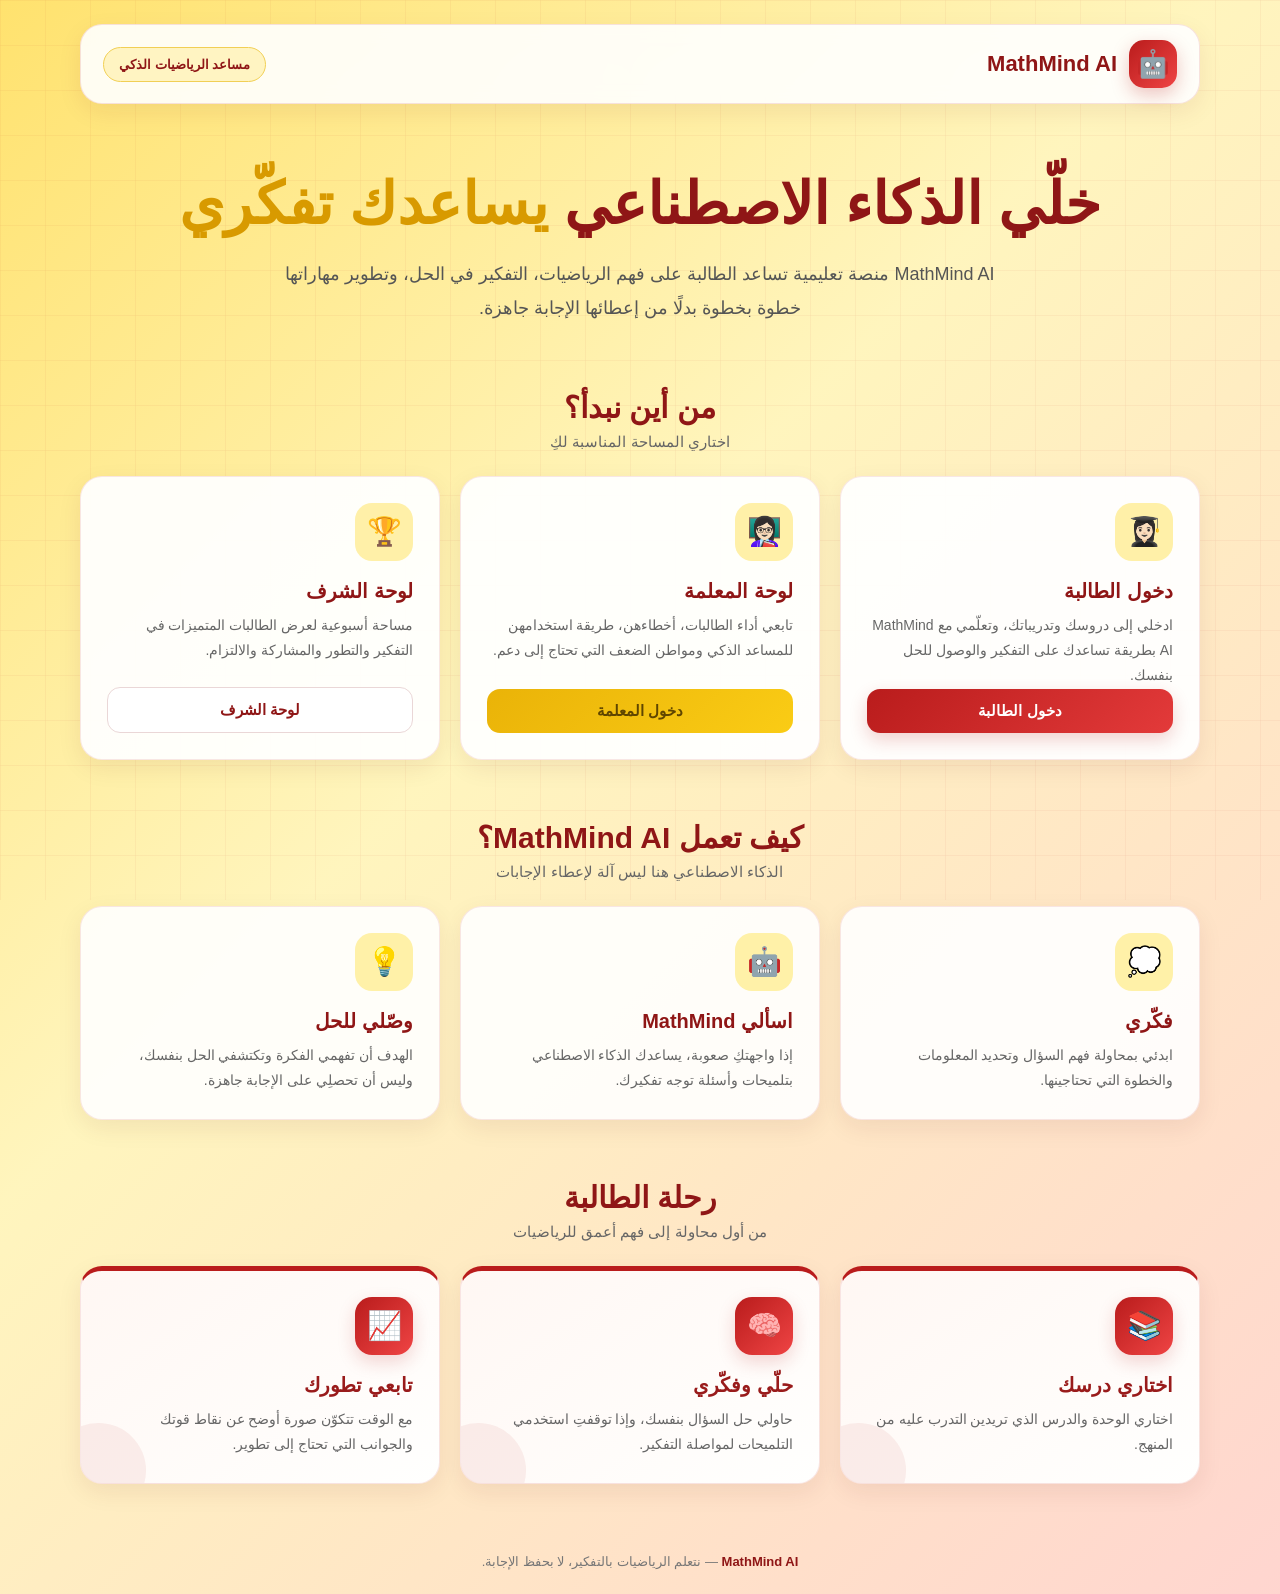
<file: index.html>
<!DOCTYPE html>
<html lang="ar" dir="rtl">
<head>
    <meta charset="UTF-8">
    <meta name="viewport" content="width=device-width, initial-scale=1.0">
    <title>MathMind AI | مساعد الرياضيات</title>
    <link rel="stylesheet" href="style.css">
</head>

<body>

<div class="container">

    <!-- HEADER -->
    <header class="header">
        <div class="header-box">

            <div class="logo">
                <div class="logo-icon">🤖</div>

                <div class="logo-text">
                    MathMind AI
                </div>
            </div>

            <div class="header-badge">
                مساعد الرياضيات الذكي
            </div>

        </div>
    </header>


    <!-- HERO -->
    <section class="hero">

        <h1>
            خلّي الذكاء الاصطناعي
            <span>يساعدك تفكّري</span>
        </h1>

        <p>
            MathMind AI منصة تعليمية تساعد الطالبة على فهم الرياضيات،
            التفكير في الحل، وتطوير مهاراتها خطوة بخطوة
            بدلًا من إعطائها الإجابة جاهزة.
        </p>

    </section>


    <!-- ACCESS -->
    <section class="section">

        <div class="section-heading">
            <h2>من أين نبدأ؟</h2>
            <p>اختاري المساحة المناسبة لكِ</p>
        </div>

        <div class="cards">

            <!-- STUDENT -->
            <div class="card access-card">

                <div class="card-icon">
                    👩🏻‍🎓
                </div>

                <h3>
                    دخول الطالبة
                </h3>

                <p>
                    ادخلي إلى دروسك وتدريباتك،
                    وتعلّمي مع MathMind AI بطريقة تساعدك
                    على التفكير والوصول للحل بنفسك.
                </p>

                <a href="student.html" class="btn btn-primary full-btn">
                    دخول الطالبة
                </a>

            </div>


            <!-- TEACHER -->
            <div class="card access-card">

                <div class="card-icon">
                    👩🏻‍🏫
                </div>

                <h3>
                    لوحة المعلمة
                </h3>

                <p>
                    تابعي أداء الطالبات، أخطاءهن،
                    طريقة استخدامهن للمساعد الذكي
                    ومواطن الضعف التي تحتاج إلى دعم.
                </p>

                <a href="teacher.html" class="btn btn-yellow full-btn">
                    دخول المعلمة
                </a>

            </div>


            <!-- HONOR -->
            <div class="card access-card">

                <div class="card-icon">
                    🏆
                </div>

                <h3>
                    لوحة الشرف
                </h3>

                <p>
                    مساحة أسبوعية لعرض الطالبات
                    المتميزات في التفكير والتطور
                    والمشاركة والالتزام.
                </p>

                <a href="honor.html" class="btn btn-light full-btn">
                    لوحة الشرف
                </a>

            </div>

        </div>

    </section>


    <!-- HOW IT WORKS -->
    <section class="section">

        <div class="section-heading">

            <h2>
                كيف تعمل MathMind AI؟
            </h2>

            <p>
                الذكاء الاصطناعي هنا ليس آلة لإعطاء الإجابات
            </p>

        </div>


        <div class="cards">

            <div class="card how-card">

                <div class="card-icon">
                    💭
                </div>

                <h3>
                    فكّري
                </h3>

                <p>
                    ابدئي بمحاولة فهم السؤال وتحديد
                    المعلومات والخطوة التي تحتاجينها.
                </p>

            </div>


            <div class="card how-card">

                <div class="card-icon">
                    🤖
                </div>

                <h3>
                    اسألي MathMind
                </h3>

                <p>
                    إذا واجهتكِ صعوبة، يساعدك الذكاء الاصطناعي
                    بتلميحات وأسئلة توجه تفكيرك.
                </p>

            </div>


            <div class="card how-card">

                <div class="card-icon">
                    💡
                </div>

                <h3>
                    وصّلي للحل
                </h3>

                <p>
                    الهدف أن تفهمي الفكرة وتكتشفي الحل
                    بنفسك، وليس أن تحصلِي على الإجابة جاهزة.
                </p>

            </div>

        </div>

    </section>


    <!-- JOURNEY -->
    <section class="section">

        <div class="section-heading">

            <h2>
                رحلة الطالبة
            </h2>

            <p>
                من أول محاولة إلى فهم أعمق للرياضيات
            </p>

        </div>


        <div class="cards">

            <div class="card journey-card">

                <div class="card-icon">
                    📚
                </div>

                <h3>
                    اختاري درسك
                </h3>

                <p>
                    اختاري الوحدة والدرس الذي تريدين
                    التدرب عليه من المنهج.
                </p>

            </div>


            <div class="card journey-card">

                <div class="card-icon">
                    🧠
                </div>

                <h3>
                    حلّي وفكّري
                </h3>

                <p>
                    حاولي حل السؤال بنفسك، وإذا توقفتِ
                    استخدمي التلميحات لمواصلة التفكير.
                </p>

            </div>


            <div class="card journey-card">

                <div class="card-icon">
                    📈
                </div>

                <h3>
                    تابعي تطورك
                </h3>

                <p>
                    مع الوقت تتكوّن صورة أوضح عن نقاط
                    قوتك والجوانب التي تحتاج إلى تطوير.
                </p>

            </div>

        </div>

    </section>


    <!-- FOOTER -->
    <footer class="footer">

        <p>
            <strong>MathMind AI</strong>
            — نتعلم الرياضيات بالتفكير، لا بحفظ الإجابة.
        </p>

    </footer>

</div>

</body>
</html>
</file>
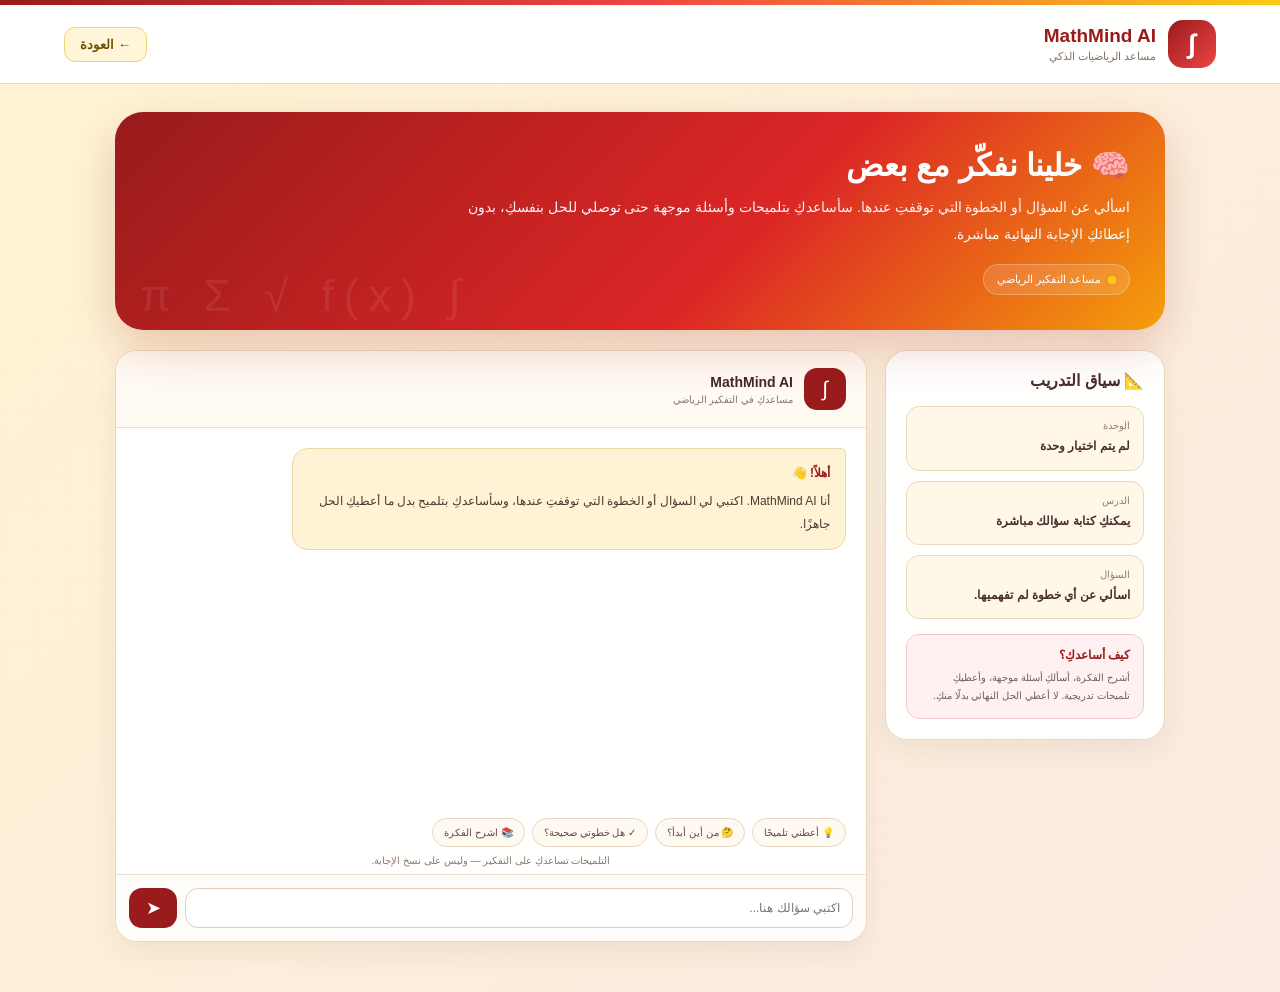
<file: ai.html>
<!DOCTYPE html>
<html lang="ar" dir="rtl">
<head>
    <meta charset="UTF-8">
    <meta name="viewport" content="width=device-width, initial-scale=1.0">
    <title>MathMind AI | مساعد الرياضيات</title>
    <style>
        * {
            box-sizing: border-box;
            margin: 0;
            padding: 0;
        }
        body {
            font-family: Tahoma, Arial, sans-serif;
            min-height: 100vh;
            color: #2d2020;
            background:
                linear-gradient(135deg, rgba(250,204,21,.14), rgba(185,28,28,.07)),
                #fffaf1;
        }
        body::before {
            content: "";
            position: fixed;
            inset: 0;
            z-index: -1;
            opacity: .14;
            background-image:
                linear-gradient(rgba(185,28,28,.08) 1px, transparent 1px),
                linear-gradient(90deg, rgba(185,28,28,.08) 1px, transparent 1px);
            background-size: 34px 34px;
        }
        .top-line {
            height: 5px;
            background: linear-gradient(90deg, #991b1b, #ef4444, #facc15);
        }
        header {
            background: rgba(255,255,255,.95);
            border-bottom: 1px solid #ead8bd;
            padding: 15px 5%;
            display: flex;
            align-items: center;
            justify-content: space-between;
            position: sticky;
            top: 0;
            z-index: 10;
            backdrop-filter: blur(12px);
        }
        .brand {
            display: flex;
            align-items: center;
            gap: 12px;
        }
        .logo {
            width: 48px;
            height: 48px;
            border-radius: 15px;
            background: linear-gradient(135deg, #991b1b, #ef4444);
            color: white;
            display: flex;
            align-items: center;
            justify-content: center;
            font-size: 27px;
            font-weight: bold;
        }
        .brand h1 {
            color: #991b1b;
            font-size: 19px;
        }
        .brand p {
            color: #847272;
            font-size: 11px;
            margin-top: 3px;
        }
        .back {
            border: 1px solid #ead477;
            background: #fff5d8;
            color: #735100;
            padding: 9px 15px;
            border-radius: 11px;
            font-family: inherit;
            font-weight: bold;
            cursor: pointer;
        }
        main {
            width: min(1050px, 94%);
            margin: 28px auto 50px;
        }
        .hero {
            background: linear-gradient(135deg, #991b1b, #dc2626 60%, #f59e0b);
            color: white;
            border-radius: 28px;
            padding: 35px;
            position: relative;
            overflow: hidden;
            box-shadow: 0 18px 45px rgba(153,27,27,.2);
        }
        .hero::after {
            content: "∫  π  Σ  √  f(x)";
            position: absolute;
            left: 25px;
            bottom: 8px;
            font-size: 45px;
            letter-spacing: 10px;
            opacity: .08;
        }
        .hero h2 {
            font-size: 31px;
            margin-bottom: 10px;
        }
        .hero p {
            line-height: 1.9;
            font-size: 14px;
            max-width: 700px;
            color: rgba(255,255,255,.94);
        }
        .ai-status {
            display: inline-flex;
            align-items: center;
            gap: 7px;
            margin-top: 17px;
            background: rgba(255,255,255,.13);
            border: 1px solid rgba(255,255,255,.25);
            padding: 8px 13px;
            border-radius: 30px;
            font-size: 11px;
        }
        .dot {
            width: 8px;
            height: 8px;
            border-radius: 50%;
            background: #facc15;
        }
        .workspace {
            display: grid;
            grid-template-columns: 280px 1fr;
            gap: 18px;
            margin-top: 20px;
        }
        .panel {
            background: rgba(255,255,255,.96);
            border: 1px solid #ead8bd;
            border-radius: 22px;
            box-shadow: 0 10px 28px rgba(77,42,0,.07);
        }
        .context {
            padding: 20px;
            height: fit-content;
        }
        .context h3 {
            color: #4a2b2b;
            font-size: 16px;
            margin-bottom: 16px;
        }
        .context-box {
            background: #fff8e8;
            border: 1px solid #ead9b9;
            border-radius: 13px;
            padding: 13px;
            margin-bottom: 10px;
        }
        .context-box span {
            display: block;
            color: #917b70;
            font-size: 10px;
            margin-bottom: 5px;
        }
        .context-box strong {
            color: #4b3030;
            font-size: 12px;
            line-height: 1.7;
        }
        .rules {
            margin-top: 15px;
            padding: 13px;
            border-radius: 13px;
            background: #fff1f1;
            border: 1px solid #f0caca;
        }
        .rules h4 {
            color: #991b1b;
            font-size: 12px;
            margin-bottom: 7px;
        }
        .rules p {
            color: #755f5f;
            font-size: 10px;
            line-height: 1.8;
        }
        .chat {
            min-height: 590px;
            display: flex;
            flex-direction: column;
            overflow: hidden;
        }
        .chat-head {
            padding: 17px 20px;
            border-bottom: 1px solid #eadfce;
            background: #fffaf2;
            display: flex;
            align-items: center;
            gap: 11px;
        }
        .ai-icon {
            width: 42px;
            height: 42px;
            border-radius: 13px;
            background: #991b1b;
            color: white;
            display: flex;
            align-items: center;
            justify-content: center;
            font-size: 21px;
        }
        .chat-head strong {
            color: #432828;
            font-size: 14px;
        }
        .chat-head small {
            display: block;
            color: #8a7777;
            font-size: 10px;
            margin-top: 3px;
        }
        .messages {
            flex: 1;
            padding: 20px;
            overflow-y: auto;
            min-height: 380px;
            max-height: 520px;
        }
        .message {
            display: flex;
            margin-bottom: 15px;
        }
        .message.ai {
            justify-content: flex-start;
        }
        .message.user {
            justify-content: flex-end;
        }
        .bubble {
            max-width: 78%;
            padding: 13px 15px;
            border-radius: 16px;
            font-size: 12px;
            line-height: 1.9;
        }
        .ai .bubble {
            background: #fff3d5;
            border: 1px solid #ead6a7;
            color: #4d3930;
            border-top-right-radius: 5px;
        }
        .user .bubble {
            background: #991b1b;
            color: white;
            border-top-left-radius: 5px;
        }
        .hint-title {
            color: #991b1b;
            font-weight: bold;
            margin-bottom: 5px;
        }
        .quick-actions {
            padding: 10px 20px 0;
            display: flex;
            gap: 7px;
            flex-wrap: wrap;
        }
        .quick {
            border: 1px solid #e6d6c1;
            background: #fffaf1;
            color: #684848;
            padding: 8px 11px;
            border-radius: 20px;
            font-family: inherit;
            font-size: 10px;
            cursor: pointer;
        }
        .quick:hover {
            background: #fff0c8;
        }
        .input-area {
            border-top: 1px solid #eadfce;
            padding: 13px;
            display: flex;
            gap: 8px;
            background: #fffdf9;
        }
        .input-area input {
            flex: 1;
            border: 1px solid #dfcfbc;
            border-radius: 13px;
            padding: 12px;
            font-family: inherit;
            font-size: 12px;
            outline: none;
            direction: rtl;
        }
        .input-area input:focus {
            border-color: #c98b26;
        }
        .send {
            width: 48px;
            border: none;
            border-radius: 13px;
            background: #991b1b;
            color: white;
            font-size: 18px;
            cursor: pointer;
        }
        .send:hover {
            background: #7f1d1d;
        }
        .hint-count {
            text-align: center;
            padding: 8px;
            color: #8b7777;
            font-size: 10px;
        }
        @media (max-width: 800px) {
            .workspace {
                grid-template-columns: 1fr;
            }
            .context {
                order: 2;
            }
            .chat {
                order: 1;
            }
        }
        @media (max-width: 500px) {
            main {
                width: 95%;
                margin-top: 18px;
            }
            .hero {
                padding: 27px 20px;
            }
            .hero h2 {
                font-size: 26px;
            }
            .bubble {
                max-width: 88%;
            }
        }
    </style>
</head>
<body>
<div class="top-line"></div>
<header>
    <div class="brand">
        <div class="logo">∫</div>
        <div>
            <h1>MathMind AI</h1>
            <p>مساعد الرياضيات الذكي</p>
        </div>
    </div>
    <button class="back" onclick="goBack()">
        ← العودة
    </button>
</header>
<main>
    <section class="hero">
        <h2>🧠 خلينا نفكّر مع بعض</h2>
        <p>
            اسألي عن السؤال أو الخطوة التي توقفتِ عندها.
            سأساعدكِ بتلميحات وأسئلة موجهة حتى توصلي للحل بنفسكِ،
            بدون إعطائكِ الإجابة النهائية مباشرة.
        </p>
        <div class="ai-status">
            <span class="dot"></span>
            مساعد التفكير الرياضي
        </div>
    </section>
    <section class="workspace">
        <aside class="panel context">
            <h3>📐 سياق التدريب</h3>
            <div class="context-box">
                <span>الوحدة</span>
                <strong id="unitName">لم يتم اختيار وحدة</strong>
            </div>
            <div class="context-box">
                <span>الدرس</span>
                <strong id="lessonName">يمكنكِ كتابة سؤالك مباشرة</strong>
            </div>
            <div class="context-box">
                <span>السؤال</span>
                <strong id="questionText">
                    اسألي عن أي خطوة لم تفهميها.
                </strong>
            </div>
            <div class="rules">
                <h4>كيف أساعدكِ؟</h4>
                <p>
                    أشرح الفكرة، أسألكِ أسئلة موجهة،
                    وأعطيكِ تلميحات تدريجية.
                    لا أعطي الحل النهائي بدلًا منكِ.
                </p>
            </div>
        </aside>
        <section class="panel chat">
            <div class="chat-head">
                <div class="ai-icon">
                    ∫
                </div>
                <div>
                    <strong>MathMind AI</strong>
                    <small>مساعدكِ في التفكير الرياضي</small>
                </div>
            </div>
            <div class="messages" id="messages">
                <div class="message ai">
                    <div class="bubble">
                        <div class="hint-title">
                            أهلاً! 👋
                        </div>
                        أنا MathMind AI.
                        اكتبي لي السؤال أو الخطوة التي توقفتِ عندها،
                        وسأساعدكِ بتلميح بدل ما أعطيكِ الحل جاهزًا.
                    </div>
                </div>
            </div>
            <div class="quick-actions">
                <button class="quick" onclick="quickAsk('أعطني تلميحًا')">
                    💡 أعطني تلميحًا
                </button>
                <button class="quick" onclick="quickAsk('لا أفهم من أين أبدأ')">
                    🤔 من أين أبدأ؟
                </button>
                <button class="quick" onclick="quickAsk('هل خطوتي صحيحة؟')">
                    ✓ هل خطوتي صحيحة؟
                </button>
                <button class="quick" onclick="quickAsk('اشرح لي الفكرة')">
                    📚 اشرح الفكرة
                </button>
            </div>
            <div class="hint-count">
                التلميحات تساعدكِ على التفكير — وليس على نسخ الإجابة.
            </div>
            <div class="input-area">
                <input
                    id="userInput"
                    type="text"
                    placeholder="اكتبي سؤالك هنا..."
                    onkeydown="handleEnter(event)"
                >
                <button
                    class="send"
                    onclick="sendMessage()"
                >
                    ➤
                </button>
            </div>
        </section>
    </section>
</main>
<script>
let hintNumber = 0;
/*
    محرك التلميحات المحلي.
    هذه النسخة Prototype وليست API حقيقي.
*/
function generateHint(text) {
    const t = text.toLowerCase();
    if (
        t.includes("تلميح") ||
        t.includes("ابدأ") ||
        t.includes("من أين")
    ) {
        hintNumber++;
        if (hintNumber === 1) {
            return `
                <div class="hint-title">💡 التلميح الأول</div>
                قبل أن تبدئي بالحساب، حددي أول قاعدة أو تعريف
                يرتبط بنوع السؤال.
                <br><br>
                <strong>ما المعطيات الموجودة أمامكِ؟</strong>
            `;
        }
        if (hintNumber === 2) {
            return `
                <div class="hint-title">💡 التلميح الثاني</div>
                ممتاز. الآن ركزي على العلاقة بين المعطيات
                والمطلوب.
                <br><br>
                ما القاعدة التي تربط بينهما؟
            `;
        }
        return `
            <div class="hint-title">💡 تلميح إضافي</div>
            جربي كتابة القاعدة أولًا، ثم عوّضي المعطيات
            خطوة خطوة.
            <br><br>
            لا تنتقلي للحساب قبل أن تتأكدي من اختيار القاعدة الصحيحة.
        `;
    }
    if (
        t.includes("صحيحة") ||
        t.includes("خطوتي") ||
        t.includes("صح")
    ) {
        return `
            <div class="hint-title">🔎 خلينا نتحقق</div>
            بدل ما أعطيكِ نعم أو لا مباشرة،
            قارني خطوتكِ مع القاعدة المستخدمة:
            <br><br>
            <strong>
            هل طبقتِ القاعدة على جميع الحدود؟
            وهل الإشارات والحسابات متوافقة معها؟
            </strong>
        `;
    }
    if (
        t.includes("فكرة") ||
        t.includes("اشرح") ||
        t.includes("شرح")
    ) {
        return `
            <div class="hint-title">📚 نفكر بالفكرة</div>
            أول شيء نحدد: ما المطلوب في السؤال؟
            <br><br>
            بعد ذلك نختار القاعدة المناسبة،
            ثم نطبقها على المعطيات.
            <br><br>
            اكتبي لي <strong>المطلوب والمعطيات</strong>
            وسأوجهكِ للخطوة التالية.
        `;
    }
    if (
        t.includes("مشتق") ||
        t.includes("تفاضل")
    ) {
        return `
            <div class="hint-title">💡 تلميح التفاضل</div>
            قبل الاشتقاق، حددي نوع الاقتران.
            <br><br>
            هل تستطيعين تحديد القاعدة المناسبة
            لكل حد من حدود الاقتران؟
        `;
    }
    if (
        t.includes("مثلث") ||
        t.includes("sin") ||
        t.includes("cos") ||
        t.includes("tan")
    ) {
        return `
            <div class="hint-title">💡 تلميح مثلثي</div>
            ابدئي من المتطابقات الأساسية التي تعرفينها،
            ثم حاولي تحويل أحد طرفي العلاقة إلى صورة
            الطرف الآخر.
            <br><br>
            <strong>
            أي متطابقة أساسية تحتوي على sin و cos
            يمكن أن تساعدكِ هنا؟
            </strong>
        `;
    }
    if (
        t.includes("مركب") ||
        t.includes("complex") ||
        t.includes("i")
    ) {
        return `
            <div class="hint-title">💡 تلميح الأعداد المركبة</div>
            افصلي العدد المركب إلى جزئه الحقيقي
            وجزئه التخيلي أولًا.
            <br><br>
            ثم حددي العملية المطلوبة قبل أن تبدئي بالحساب.
        `;
    }
    return `
        <div class="hint-title">🧠 خلينا نفكر</div>
        ممتاز أنكِ سألتِ.
        <br><br>
        بدل أن أعطيكِ الحل مباشرة، اكتبي لي:
        <strong>ما المعطيات؟ وما المطلوب إيجاده؟</strong>
        <br><br>
        وبعدها سأعطيكِ تلميحًا مناسبًا للخطوة التالية.
    `;
}
function addMessage(text, type) {
    const messages = document.getElementById("messages");
    const wrapper = document.createElement("div");
    wrapper.className = "message " + type;
    const bubble = document.createElement("div");
    bubble.className = "bubble";
    bubble.innerHTML = text;
    wrapper.appendChild(bubble);
    messages.appendChild(wrapper);
    messages.scrollTop = messages.scrollHeight;
}
function sendMessage() {
    const input = document.getElementById("userInput");
    const text = input.value.trim();
    if (!text) return;
    addMessage(text, "user");
    input.value = "";
    setTimeout(() => {
        addMessage(generateHint(text), "ai");
    }, 350);
}
function quickAsk(text) {
    addMessage(text, "user");
    setTimeout(() => {
        addMessage(generateHint(text), "ai");
    }, 300);
}
function handleEnter(event) {
    if (event.key === "Enter") {
        sendMessage();
    }
}
function goBack() {
    window.history.back();
}
/*
    محاولة قراءة السؤال الحالي من localStorage
    إذا كانت البيانات موجودة.
*/
try {
    const currentStudent =
        JSON.parse(
            localStorage.getItem("mathmind_current_student")
        );
    const currentQuestion =
        JSON.parse(
            localStorage.getItem("mathmind_ai_context")
        );
    if (currentQuestion) {
        if (currentQuestion.unit) {
            document.getElementById("unitName").textContent =
                currentQuestion.unit;
        }
        if (currentQuestion.lesson) {
            document.getElementById("lessonName").textContent =
                currentQuestion.lesson;
        }
        if (currentQuestion.question) {
            document.getElementById("questionText").textContent =
                currentQuestion.question;
        }
    }
} catch (error) {
    console.log("AI context not available.");
}
</script>
</body>
</html>
</file>
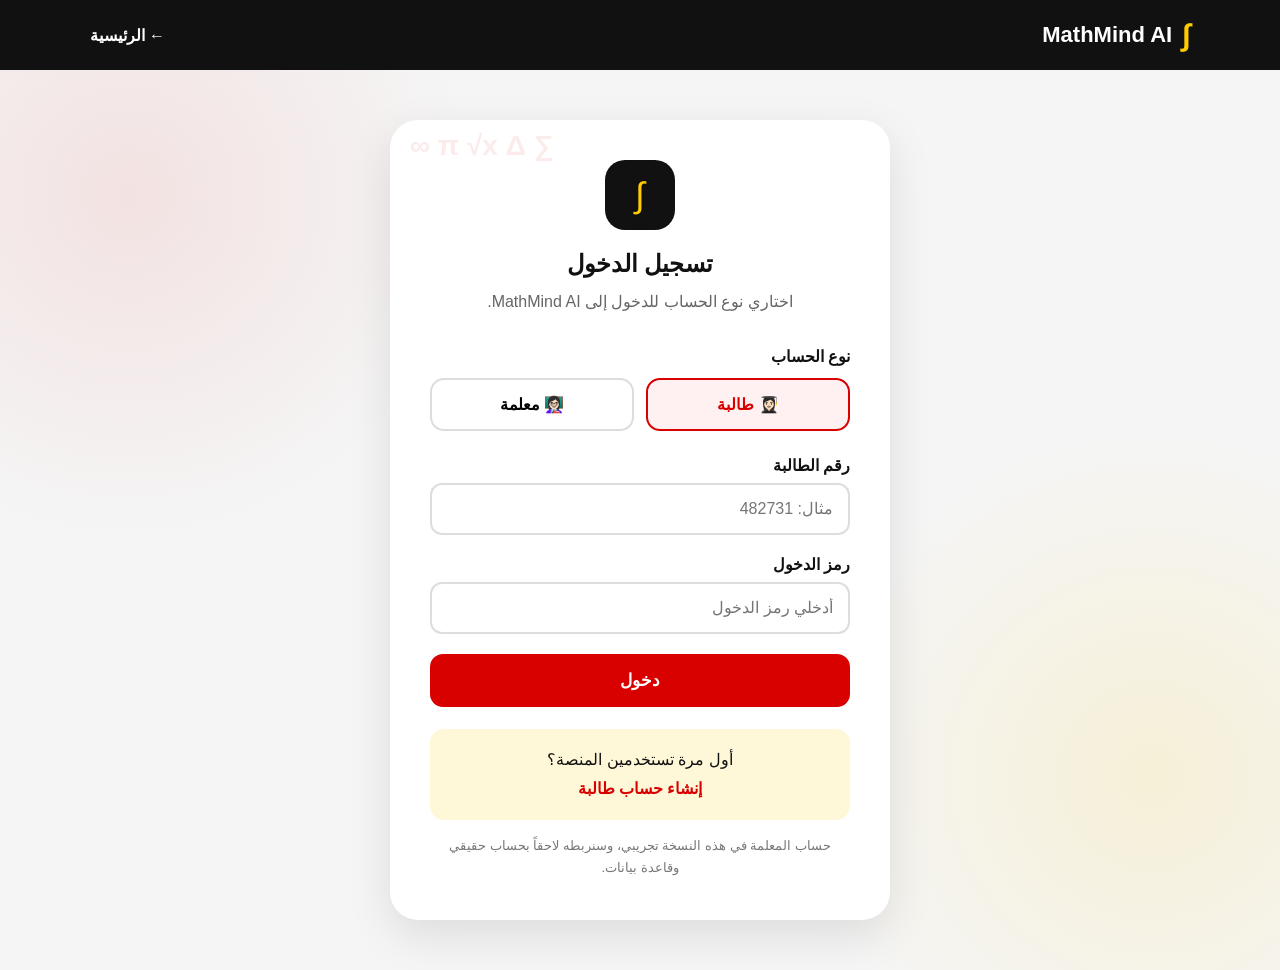
<file: login.html>
<!DOCTYPE html>
<html lang="ar" dir="rtl">
<head>
    <meta charset="UTF-8">
    <meta name="viewport" content="width=device-width, initial-scale=1.0">
    <title>MathMind AI | تسجيل الدخول</title>
    <link rel="stylesheet" href="style.css">
    <style>
        body {
            margin: 0;
            font-family: Arial, sans-serif;
            background: #f5f5f5;
            color: #111;
        }
        .login-page {
            min-height: 100vh;
            background:
                radial-gradient(circle at 10% 20%, rgba(217,0,0,0.08), transparent 25%),
                radial-gradient(circle at 90% 80%, rgba(255,204,0,0.12), transparent 25%),
                #f5f5f5;
        }
        /* ================= HEADER ================= */
        .main-header {
            background: #111;
            color: white;
            padding: 18px 7%;
            display: flex;
            justify-content: space-between;
            align-items: center;
        }
        .logo {
            display: flex;
            align-items: center;
            gap: 10px;
            font-size: 22px;
            font-weight: bold;
        }
        .logo-symbol {
            color: #ffcc00;
            font-size: 30px;
        }
        .back-link {
            color: white;
            text-decoration: none;
            font-weight: bold;
        }
        .back-link:hover {
            color: #ffcc00;
        }
        /* ================= CONTAINER ================= */
        .login-container {
            min-height: calc(100vh - 80px);
            display: flex;
            align-items: center;
            justify-content: center;
            padding: 50px 20px;
            box-sizing: border-box;
        }
        .login-card {
            width: 100%;
            max-width: 500px;
            background: white;
            border-radius: 28px;
            padding: 40px;
            box-sizing: border-box;
            box-shadow: 0 15px 45px rgba(0,0,0,0.1);
            position: relative;
            overflow: hidden;
        }
        .login-card::before {
            content: "∑  π  √x  Δ  ∞";
            position: absolute;
            top: 10px;
            left: 20px;
            color: rgba(217,0,0,0.08);
            font-size: 28px;
            font-weight: bold;
        }
        .login-icon {
            width: 70px;
            height: 70px;
            background: #111;
            color: #ffcc00;
            border-radius: 20px;
            display: flex;
            align-items: center;
            justify-content: center;
            font-size: 35px;
            margin: 0 auto 20px;
        }
        .login-card h1 {
            text-align: center;
            margin-bottom: 10px;
            color: #111;
        }
        .login-description {
            text-align: center;
            color: #666;
            line-height: 1.8;
            margin-bottom: 30px;
        }
        /* ================= ROLE ================= */
        .role-title {
            font-weight: bold;
            margin-bottom: 12px;
        }
        .role-buttons {
            display: grid;
            grid-template-columns: 1fr 1fr;
            gap: 12px;
            margin-bottom: 25px;
        }
        .role-button {
            border: 2px solid #ddd;
            background: white;
            padding: 15px;
            border-radius: 14px;
            cursor: pointer;
            font-size: 16px;
            font-weight: bold;
        }
        .role-button.active {
            border-color: #d90000;
            background: #fff1f1;
            color: #d90000;
        }
        .role-button:hover {
            border-color: #d90000;
        }
        /* ================= FORM ================= */
        .form-group {
            margin-bottom: 20px;
        }
        .form-group label {
            display: block;
            margin-bottom: 8px;
            font-weight: bold;
        }
        .form-group input {
            width: 100%;
            box-sizing: border-box;
            padding: 15px;
            border: 2px solid #ddd;
            border-radius: 12px;
            font-size: 16px;
            outline: none;
        }
        .form-group input:focus {
            border-color: #d90000;
        }
        .login-button {
            width: 100%;
            border: none;
            background: #d90000;
            color: white;
            padding: 16px;
            border-radius: 13px;
            font-size: 17px;
            font-weight: bold;
            cursor: pointer;
        }
        .login-button:hover {
            background: #b80000;
        }
        .login-message {
            display: none;
            margin-top: 15px;
            padding: 13px;
            border-radius: 12px;
            text-align: center;
            font-weight: bold;
        }
        .login-message.error {
            display: block;
            background: #ffe7e7;
            color: #a00000;
        }
        .login-message.success {
            display: block;
            background: #e7f7e7;
            color: #176b17;
        }
        /* ================= REGISTER ================= */
        .register-link-box {
            margin-top: 22px;
            padding: 17px;
            background: #fff8d8;
            border-radius: 14px;
            text-align: center;
            line-height: 1.8;
        }
        .register-link-box a {
            color: #d90000;
            font-weight: bold;
            text-decoration: none;
        }
        .teacher-note {
            margin-top: 15px;
            font-size: 13px;
            color: #777;
            text-align: center;
            line-height: 1.7;
        }
        @media (max-width: 600px) {
            .login-card {
                padding: 28px 20px;
            }
            .main-header {
                padding: 15px 5%;
            }
            .role-buttons {
                grid-template-columns: 1fr;
            }
        }
    </style>
</head>
<body>
<div class="login-page">
    <!-- HEADER -->
    <header class="main-header">
        <div class="logo">
            <span class="logo-symbol">∫</span>
            MathMind AI
        </div>
        <a
            href="index.html"
            class="back-link">
            ← الرئيسية
        </a>
    </header>
    <!-- LOGIN -->
    <main class="login-container">
        <section class="login-card">
            <div class="login-icon">
                ∫
            </div>
            <h1>
                تسجيل الدخول
            </h1>
            <p class="login-description">
                اختاري نوع الحساب للدخول إلى MathMind AI.
            </p>
            <!-- ROLE -->
            <div class="role-title">
                نوع الحساب
            </div>
            <div class="role-buttons">
                <button
                    type="button"
                    class="role-button active"
                    id="studentRole"
                    onclick="selectRole('student')">
                    👩🏻‍🎓 طالبة
                </button>
                <button
                    type="button"
                    class="role-button"
                    id="teacherRole"
                    onclick="selectRole('teacher')">
                    👩🏻‍🏫 معلمة
                </button>
            </div>
            <!-- FORM -->
            <form id="loginForm">
                <div
                    class="form-group"
                    id="studentNumberGroup">
                    <label for="studentNumber">
                        رقم الطالبة
                    </label>
                    <input
                        type="text"
                        id="studentNumber"
                        placeholder="مثال: 482731"
                        inputmode="numeric">
                </div>
                <div
                    class="form-group"
                    id="loginCodeGroup">
                    <label for="loginCode">
                        رمز الدخول
                    </label>
                    <input
                        type="password"
                        id="loginCode"
                        placeholder="أدخلي رمز الدخول"
                        inputmode="numeric">
                </div>
                <div
                    class="form-group"
                    id="teacherUsernameGroup"
                    style="display:none;">
                    <label for="teacherUsername">
                        اسم المستخدم
                    </label>
                    <input
                        type="text"
                        id="teacherUsername"
                        placeholder="teacher">
                </div>
                <div
                    class="form-group"
                    id="teacherPasswordGroup"
                    style="display:none;">
                    <label for="teacherPassword">
                        كلمة المرور
                    </label>
                    <input
                        type="password"
                        id="teacherPassword"
                        placeholder="كلمة المرور">
                </div>
                <button
                    type="submit"
                    class="login-button">
                    دخول
                </button>
            </form>
            <div
                id="loginMessage"
                class="login-message">
            </div>
            <!-- REGISTER -->
            <div
                class="register-link-box"
                id="studentRegisterBox">
                أول مرة تستخدمين المنصة؟
                <br>
                <a href="student-register.html">
                    إنشاء حساب طالبة
                </a>
            </div>
            <div class="teacher-note">
                حساب المعلمة في هذه النسخة تجريبي،
                وسنربطه لاحقاً بحساب حقيقي وقاعدة بيانات.
            </div>
        </section>
    </main>
</div>
<script>
    /* =====================================
       الدور الحالي
    ===================================== */
    let selectedRole = "student";
    /* =====================================
       اختيار الدور
    ===================================== */
    function selectRole(role) {
        selectedRole = role;
        const studentRole =
            document.getElementById("studentRole");
        const teacherRole =
            document.getElementById("teacherRole");
        const studentNumberGroup =
            document.getElementById("studentNumberGroup");
        const loginCodeGroup =
            document.getElementById("loginCodeGroup");
        const teacherUsernameGroup =
            document.getElementById("teacherUsernameGroup");
        const teacherPasswordGroup =
            document.getElementById("teacherPasswordGroup");
        const registerBox =
            document.getElementById("studentRegisterBox");
        if (role === "student") {
            studentRole.classList.add("active");
            teacherRole.classList.remove("active");
            studentNumberGroup.style.display =
                "block";
            loginCodeGroup.style.display =
                "block";
            teacherUsernameGroup.style.display =
                "none";
            teacherPasswordGroup.style.display =
                "none";
            registerBox.style.display =
                "block";
        } else {
            teacherRole.classList.add("active");
            studentRole.classList.remove("active");
            studentNumberGroup.style.display =
                "none";
            loginCodeGroup.style.display =
                "none";
            teacherUsernameGroup.style.display =
                "block";
            teacherPasswordGroup.style.display =
                "block";
            registerBox.style.display =
                "none";
        }
        clearMessage();
    }
    /* =====================================
       الرسائل
    ===================================== */
    function showMessage(message, type) {
        const box =
            document.getElementById("loginMessage");
        box.textContent =
            message;
        box.className =
            "login-message " + type;
    }
    function clearMessage() {
        const box =
            document.getElementById("loginMessage");
        box.textContent =
            "";
        box.className =
            "login-message";
    }
    /* =====================================
       تسجيل الدخول
    ===================================== */
    document
        .getElementById("loginForm")
        .addEventListener("submit", function(event) {
            event.preventDefault();
            /* =========================
               دخول الطالبة
            ========================= */
            if (selectedRole === "student") {
                const studentNumber =
                    document
                        .getElementById("studentNumber")
                        .value
                        .trim();
                const loginCode =
                    document
                        .getElementById("loginCode")
                        .value
                        .trim();
                if (!studentNumber || !loginCode) {
                    showMessage(
                        "أدخلي رقم الطالبة ورمز الدخول.",
                        "error"
                    );
                    return;
                }
                const students =
                    JSON.parse(
                        localStorage.getItem("mathmindStudents")
                    ) || [];
                const student =
                    students.find(
                        item =>
                            String(item.studentNumber) ===
                                String(studentNumber)
                            &&
                            String(item.loginCode) ===
                                String(loginCode)
                    );
                if (!student) {
                    showMessage(
                        "رقم الطالبة أو رمز الدخول غير صحيح.",
                        "error"
                    );
                    return;
                }
                /*
                   نحفظ الطالبة الحالية
                */
                localStorage.setItem(
                    "mathmindCurrentStudent",
                    JSON.stringify(student)
                );
                localStorage.setItem(
                    "mathmindLoggedIn",
                    "true"
                );
                showMessage(
                    "تم تسجيل الدخول بنجاح 👏",
                    "success"
                );
                setTimeout(function() {
                    window.location.href =
                        "student.html";
                }, 500);
            }
            /* =========================
               دخول المعلمة
            ========================= */
            else {
                const username =
                    document
                        .getElementById("teacherUsername")
                        .value
                        .trim();
                const password =
                    document
                        .getElementById("teacherPassword")
                        .value
                        .trim();
                /*
                   بيانات تجريبية فقط حالياً.
                   سنغيرها لاحقاً عندما نبني
                   حساب المعلمة الحقيقي.
                */
                if (
                    username === "teacher" &&
                    password === "1234"
                ) {
                    localStorage.setItem(
                        "mathmindTeacherLoggedIn",
                        "true"
                    );
                    showMessage(
                        "تم تسجيل الدخول بنجاح 👩🏻‍🏫",
                        "success"
                    );
                    setTimeout(function() {
                        window.location.href =
                            "teacher.html";
                    }, 500);
                } else {
                    showMessage(
                        "بيانات المعلمة التجريبية غير صحيحة.",
                        "error"
                    );
                }
            }
        });
</script>
</body>
</html>
</file>
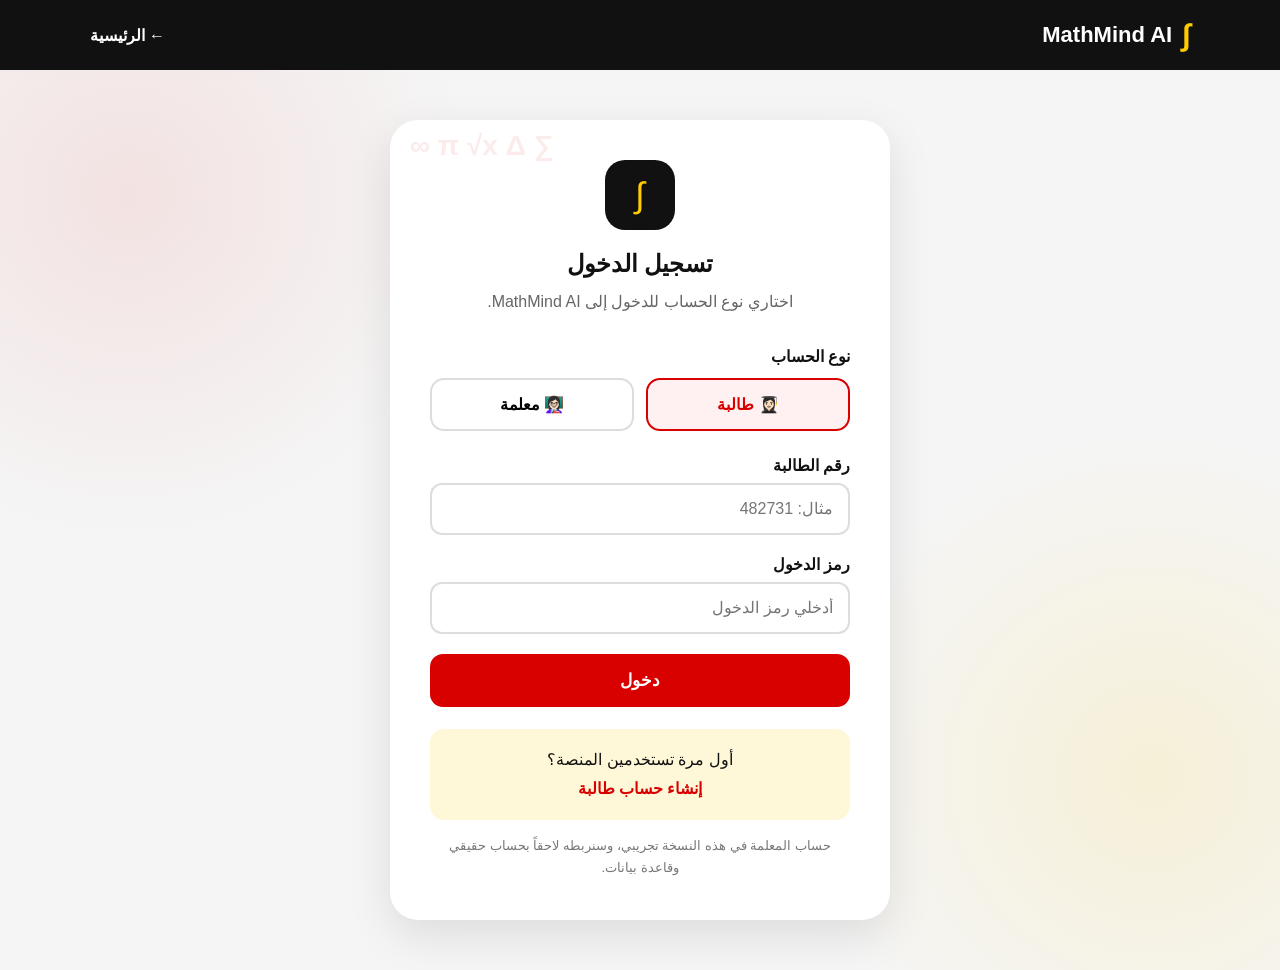
<file: practice.html>
<!DOCTYPE html>
<html lang="ar" dir="rtl">
<head>
  <meta charset="UTF-8">
  <meta name="viewport" content="width=device-width, initial-scale=1.0">
  <title>MathMind AI | التدريب</title>
  <style>
    * {
      box-sizing: border-box;
      margin: 0;
      padding: 0;
      font-family: Arial, sans-serif;
    }
    body {
      background: #f6f6f6;
      color: #111;
      min-height: 100vh;
    }
    header {
      background: #111;
      color: white;
      padding: 18px 6%;
      display: flex;
      justify-content: space-between;
      align-items: center;
    }
    .logo {
      font-size: 23px;
      font-weight: bold;
    }
    .logo span {
      color: #ffd21c;
    }
    .back {
      background: #ffd21c;
      color: #111;
      border: none;
      padding: 10px 16px;
      border-radius: 10px;
      font-weight: bold;
      cursor: pointer;
    }
    main {
      width: 90%;
      max-width: 900px;
      margin: 30px auto;
    }
    .welcome {
      background: linear-gradient(135deg, #111, #292929);
      color: white;
      padding: 28px;
      border-radius: 20px;
      margin-bottom: 22px;
    }
    .welcome h1 {
      margin-bottom: 8px;
    }
    .welcome span {
      color: #ffd21c;
    }
    .question-card {
      background: white;
      padding: 28px;
      border-radius: 20px;
      box-shadow: 0 6px 22px rgba(0,0,0,0.07);
      border-right: 5px solid #e53935;
    }
    .question-number {
      display: inline-block;
      background: #ffd21c;
      padding: 7px 12px;
      border-radius: 8px;
      font-weight: bold;
      margin-bottom: 15px;
    }
    .question {
      font-size: 22px;
      line-height: 1.8;
      margin-bottom: 22px;
    }
    .answer-input {
      width: 100%;
      padding: 15px;
      border: 1px solid #ddd;
      border-radius: 11px;
      font-size: 17px;
      margin-bottom: 12px;
      outline: none;
    }
    .answer-input:focus {
      border-color: #ffd21c;
    }
    .buttons {
      display: flex;
      gap: 10px;
      flex-wrap: wrap;
    }
    button {
      border: none;
      padding: 12px 18px;
      border-radius: 10px;
      cursor: pointer;
      font-weight: bold;
    }
    .check {
      background: #111;
      color: white;
    }
    .hint {
      background: #ffd21c;
      color: #111;
    }
    .next {
      background: #e53935;
      color: white;
    }
    .hint-box,
    .result-box {
      margin-top: 18px;
      padding: 15px;
      border-radius: 12px;
      line-height: 1.8;
      display: none;
    }
    .hint-box {
      background: #fff8d8;
      border-right: 4px solid #ffd21c;
    }
    .result-box {
      background: #f1f1f1;
      border-right: 4px solid #111;
    }
    .stats {
      display: grid;
      grid-template-columns: repeat(3, 1fr);
      gap: 12px;
      margin-top: 20px;
    }
    .stat {
      background: white;
      padding: 17px;
      border-radius: 14px;
      text-align: center;
      box-shadow: 0 4px 15px rgba(0,0,0,0.05);
    }
    .stat strong {
      display: block;
      font-size: 23px;
      margin-bottom: 5px;
    }
    .finish {
      background: white;
      padding: 40px;
      border-radius: 20px;
      text-align: center;
      box-shadow: 0 6px 22px rgba(0,0,0,0.07);
      display: none;
    }
    .finish h2 {
      margin-bottom: 12px;
    }
    @media (max-width: 600px) {
      .question {
        font-size: 19px;
      }
      .stats {
        grid-template-columns: 1fr;
      }
    }
  </style>
</head>
<body>
  <header>
    <div class="logo">
      ∫ <span>MathMind AI</span>
    </div>
    <button
      class="back"
      onclick="goStudent()">
      لوحة الطالبة
    </button>
  </header>
  <main>
    <section class="welcome">
      <h1>
        وقت التدريب 🧠
      </h1>
      <p>
        أهلاً <span id="studentName">...</span>،
        فكّري أولًا وحاولي الوصول للحل بنفسك.
      </p>
    </section>
    <section
      class="question-card"
      id="questionCard">
      <div class="question-number">
        السؤال <span id="questionNumber">1</span>
      </div>
      <div
        class="question"
        id="questionText">
      </div>
      <input
        type="text"
        id="answerInput"
        class="answer-input"
        placeholder="اكتبي إجابتك هنا..."
      >
      <div class="buttons">
        <button
          class="check"
          onclick="checkAnswer()">
          تحقق من إجابتي
        </button>
        <button
          class="hint"
          onclick="showHint()">
          💡 أعطيني تلميح
        </button>
        <button
          class="next"
          id="nextButton"
          onclick="nextQuestion()"
          style="display:none;">
          السؤال التالي
        </button>
      </div>
      <div
        class="hint-box"
        id="hintBox">
      </div>
      <div
        class="result-box"
        id="resultBox">
      </div>
    </section>
    <section class="stats">
      <div class="stat">
        <strong id="sessionSolved">
          0
        </strong>
        أسئلة محلولة
      </div>
      <div class="stat">
        <strong id="sessionCorrect">
          0
        </strong>
        صحيحة
      </div>
      <div class="stat">
        <strong id="sessionHints">
          0
        </strong>
        تلميحات
      </div>
    </section>
    <section
      class="finish"
      id="finishScreen">
      <h2>
        أحسنتِ! 🎉
      </h2>
      <p>
        خلصتي مجموعة التدريب الحالية.
      </p>
      <br>
      <button
        class="check"
        onclick="goStudent()">
        العودة للوحة الطالبة
      </button>
    </section>
  </main>
  <script>
    /* ==============================
       🔐 حماية الصفحة
    ============================== */
    const currentStudentData =
      localStorage.getItem(
        "mathmindCurrentStudent"
      );
    if (!currentStudentData) {
      window.location.replace("login.html");
    }
    let student;
    try {
      student =
        JSON.parse(currentStudentData);
    } catch (error) {
      localStorage.removeItem(
        "mathmindCurrentStudent"
      );
      window.location.replace("login.html");
    }
    document.getElementById(
      "studentName"
    ).textContent = student.name;
    /* ==============================
       الأسئلة التجريبية
       لاحقًا نستبدلها بأسئلة الكتاب
    ============================== */
    const questions = [
      {
        text: "إذا كان  x + 7 = 15، فما قيمة x؟",
        answer: "8",
        hint: "حاولي عزل x. ما العملية العكسية للجمع؟"
      },
      {
        text: "إذا كان  3x = 21، فما قيمة x؟",
        answer: "7",
        hint: "بما أن x مضروبة في 3، فكري بالعملية العكسية."
      },
      {
        text: "إذا كان  x - 5 = 12، فما قيمة x؟",
        answer: "17",
        hint: "ما العملية التي تعكس طرح 5؟"
      },
      {
        text: "إذا كان  2x + 4 = 14، فما قيمة x؟",
        answer: "5",
        hint: "ابدئي بإزالة العدد 4، ثم فكري بالمعامل الموجود أمام x."
      }
    ];
    let currentQuestion = 0;
    let sessionSolved = 0;
    let sessionCorrect = 0;
    let sessionHints = 0;
    let currentHints = 0;
    /* ==============================
       عرض السؤال
    ============================== */
    function renderQuestion() {
      const q =
        questions[currentQuestion];
      document.getElementById(
        "questionNumber"
      ).textContent =
        currentQuestion + 1;
      document.getElementById(
        "questionText"
      ).textContent =
        q.text;
      document.getElementById(
        "answerInput"
      ).value = "";
      document.getElementById(
        "hintBox"
      ).style.display = "none";
      document.getElementById(
        "resultBox"
      ).style.display = "none";
      document.getElementById(
        "nextButton"
      ).style.display = "none";
      currentHints = 0;
    }
    /* ==============================
       التلميح
    ============================== */
    function showHint() {
      const q =
        questions[currentQuestion];
      document.getElementById(
        "hintBox"
      ).textContent =
        "💡 تلميح: " + q.hint;
      document.getElementById(
        "hintBox"
      ).style.display =
        "block";
      currentHints++;
      sessionHints++;
      updateSessionStats();
    }
    /* ==============================
       التحقق
    ============================== */
    function checkAnswer() {
      const input =
        document
          .getElementById("answerInput")
          .value
          .trim();
      if (!input) {
        alert("اكتبي إجابتك أولًا 🙂");
        return;
      }
      const q =
        questions[currentQuestion];
      const isCorrect =
        input === q.answer;
      sessionSolved++;
      if (isCorrect) {
        sessionCorrect++;
        document.getElementById(
          "resultBox"
        ).innerHTML =
          "✅ ممتاز! إجابتك صحيحة. حاولي التفكير كيف وصلتي إليها.";
      } else {
        document.getElementById(
          "resultBox"
        ).innerHTML =
          "❌ الإجابة غير صحيحة حاليًا. لا تقلقي؛ استخدمي التلميح وحاولي مرة أخرى.";
      }
      document.getElementById(
        "resultBox"
      ).style.display =
        "block";
      document.getElementById(
        "nextButton"
      ).style.display =
        "inline-block";
      updateStudentData(isCorrect);
      updateSessionStats();
    }
    /* ==============================
       حفظ البيانات
    ============================== */
    function updateStudentData(isCorrect) {
      const students =
        JSON.parse(
          localStorage.getItem(
            "mathmindStudents"
          )
        ) || [];
      const index =
        students.findIndex(
          item =>
            String(item.id) ===
            String(student.id)
        );
      if (index === -1) {
        return;
      }
      if (!students[index].progress) {
        students[index].progress = {
          questionsSolved: 0,
          correctAnswers: 0,
          wrongAnswers: 0,
          attempts: 0,
          hintsUsed: 0
        };
      }
      students[index].progress.questionsSolved++;
      students[index].progress.attempts++;
      if (isCorrect) {
        students[index].progress.correctAnswers++;
      } else {
        students[index].progress.wrongAnswers++;
      }
      students[index].progress.hintsUsed +=
        currentHints;
      if (!students[index].performance) {
        students[index].performance = [];
      }
      students[index].performance.push({
        type: "practice_question",
        questionNumber:
          currentQuestion + 1,
        correct:
          isCorrect,
        hintsUsed:
          currentHints,
        date:
          new Date().toLocaleString("ar-JO")
      });
      localStorage.setItem(
        "mathmindStudents",
        JSON.stringify(students)
      );
      student =
        students[index];
      localStorage.setItem(
        "mathmindCurrentStudent",
        JSON.stringify(student)
      );
    }
    /* ==============================
       السؤال التالي
    ============================== */
    function nextQuestion() {
      currentQuestion++;
      if (
        currentQuestion >=
        questions.length
      ) {
        document.getElementById(
          "questionCard"
        ).style.display =
          "none";
        document.getElementById(
          "finishScreen"
        ).style.display =
          "block";
        return;
      }
      renderQuestion();
    }
    /* ==============================
       إحصائيات الجلسة
    ============================== */
    function updateSessionStats() {
      document.getElementById(
        "sessionSolved"
      ).textContent =
        sessionSolved;
      document.getElementById(
        "sessionCorrect"
      ).textContent =
        sessionCorrect;
      document.getElementById(
        "sessionHints"
      ).textContent =
        sessionHints;
    }
    /* ==============================
       العودة
    ============================== */
    function goStudent() {
      window.location.href =
        "student.html";
    }
    renderQuestion();
  </script>
</body>
</html>
</file>
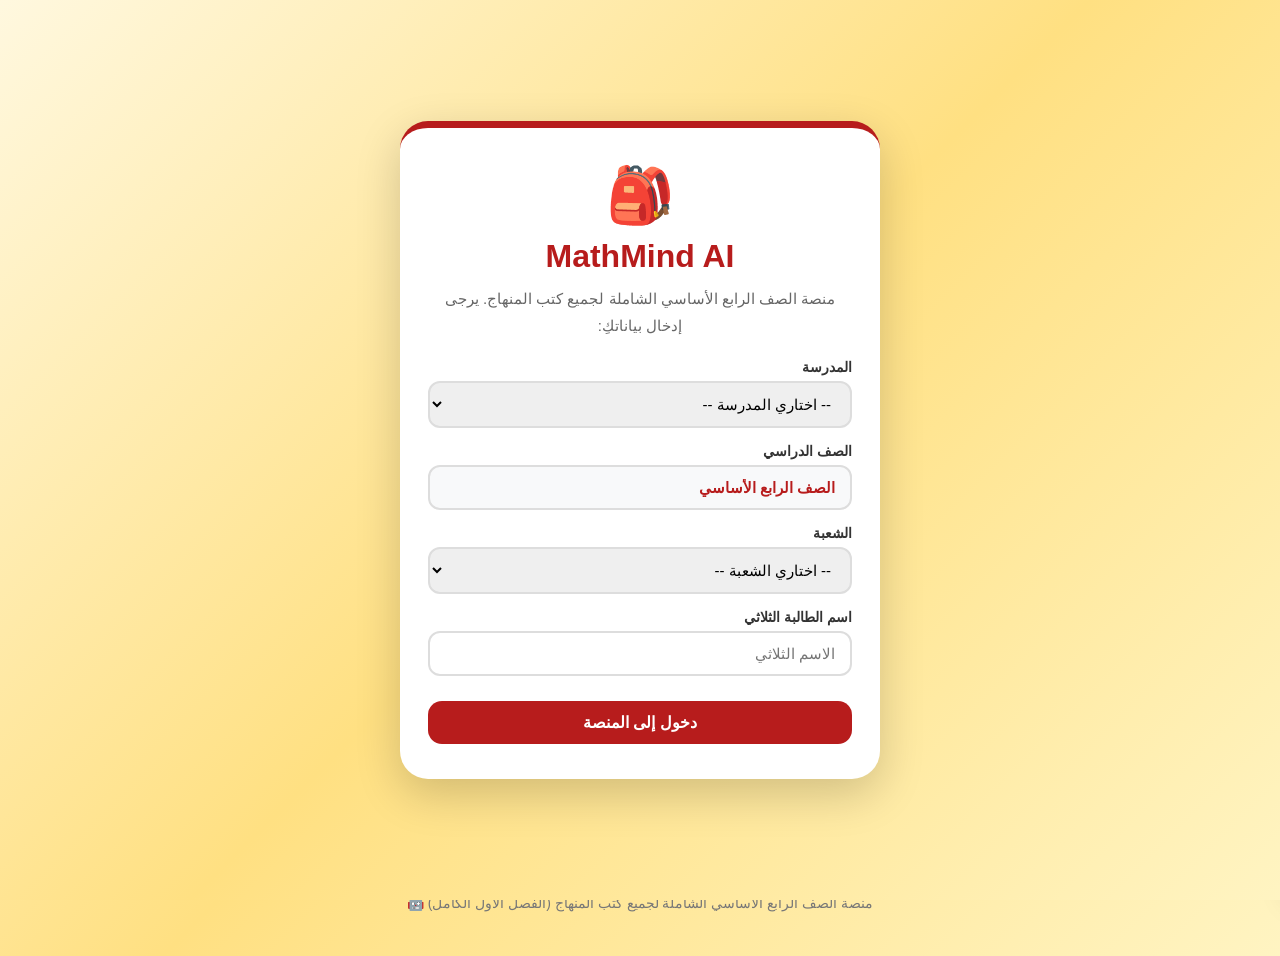
<file: student.html>
<!DOCTYPE html>
<html lang="ar" dir="rtl">
<head>
<meta charset="UTF-8">
<meta name="viewport" content="width=device-width, initial-scale=1.0">
<title>MathMind AI | منصة الصف الرابع الأساسي الشاملة والذكية</title>
<style>
* { box-sizing: border-box; margin: 0; padding: 0; font-family: Arial, sans-serif; }
body { background: linear-gradient(135deg, #fff8df, #ffe082, #fff4c2); color: #333; direction: rtl; text-align: right; min-height: 100vh; }
body.locked { overflow: hidden; }

.student-access-gate {
    position: fixed; inset: 0; z-index: 5000;
    background: linear-gradient(135deg, #fff8df, #ffe082, #fff4c2);
    display: flex; align-items: center; justify-content: center; padding: 25px;
}
.student-access-gate.hidden { display: none !important; }
.access-card {
    width: 100%; max-width: 480px; background: white; border-radius: 28px;
    padding: 35px 28px; text-align: center; box-shadow: 0 15px 45px rgba(0,0,0,.18); border-top: 7px solid #b71c1c;
}
.access-logo { font-size: 55px; margin-bottom: 10px; }
.access-card h1 { color: #b71c1c; margin-bottom: 10px; }
.access-card p { color: #666; line-height: 1.8; margin-bottom: 20px; font-size: 15px; }
.form-step { text-align: right; margin-bottom: 15px; }
.form-step label { display: block; margin-bottom: 6px; font-weight: bold; color: #333; font-size: 14px; }
.input { width: 100%; padding: 12px 15px; border: 2px solid #ddd; border-radius: 12px; font-size: 15px; outline: none; transition: .2s; }
.input:focus { border-color: #b71c1c; }
.btn { padding: 12px 22px; border: none; border-radius: 14px; font-size: 16px; font-weight: bold; cursor: pointer; transition: .2s; }
.btn-primary { background: #b71c1c; color: white; }
.btn-primary:hover { background: #961515; }
.btn-yellow { background: #f0c419; color: #333; }
.btn-yellow:hover { background: #dcb00f; }
.btn-light { background: #eee; color: #333; }
.btn-light:hover { background: #ddd; }
.full-btn { width: 100%; }
.access-error { color: #b71c1c; background: #ffebee; padding: 12px; border-radius: 12px; margin-top: 15px; display: none; font-weight: bold; font-size: 13px; }

.menu-button {
    position: fixed; top: 22px; right: 22px; z-index: 1000; width: 52px; height: 52px; border: none; border-radius: 16px; background: #b71c1c; color: white; font-size: 25px; cursor: pointer; box-shadow: 0 8px 22px rgba(0,0,0,.18);
}
.side-menu {
    position: fixed; top: 0; right: -330px; width: 310px; max-width: 85vw; height: 100vh; background: white; z-index: 999; padding: 90px 22px 25px; box-shadow: -10px 0 30px rgba(0,0,0,.15); transition: .3s; overflow-y: auto;
}
.side-menu.open { right: 0; }
.menu-title { font-size: 22px; font-weight: bold; color: #b71c1c; margin-bottom: 25px; }
.menu-item {
    width: 100%; border: none; background: #fff8df; border-right: 5px solid #d32f2f; padding: 18px; border-radius: 16px; margin-bottom: 14px; text-align: right; font-size: 17px; font-weight: bold; cursor: pointer; transition: .2s;
}
.menu-item:hover { transform: translateX(-3px); background: #fff1b8; }
.menu-close { width: 100%; margin-top: 15px; }
.menu-overlay { position: fixed; inset: 0; background: rgba(0,0,0,.35); z-index: 998; display: none; }
.menu-overlay.show { display: block; }

.container { max-width: 1200px; margin: 0 auto; padding: 25px; }
.header { background: white; border-radius: 20px; padding: 20px 25px; box-shadow: 0 5px 20px rgba(0,0,0,.06); margin-bottom: 25px; }
.header-box { display: flex; align-items: center; justify-content: space-between; flex-wrap: wrap; gap: 15px; }
.logo { display: flex; align-items: center; gap: 15px; }
.logo-icon { font-size: 40px; }
.logo-text strong { display: block; font-size: 20px; color: #b71c1c; }
.logo-text span { font-size: 14px; color: #666; }
.header-badge { background: #fff8df; border: 2px solid #f0c419; padding: 8px 16px; border-radius: 12px; font-weight: bold; color: #7a5600; }

.cards { display: grid; grid-template-columns: repeat(2, minmax(0, 1fr)); gap: 24px; width: 100%; }
.card { background: white; border-radius: 22px; padding: 25px; box-shadow: 0 8px 25px rgba(0,0,0,.06); cursor: pointer; transition: .2s; border-top: 5px solid #b71c1c; display: flex; flex-direction: column; justify-content: space-between; min-height: 240px; }
.card:hover { transform: translateY(-4px); box-shadow: 0 12px 30px rgba(0,0,0,.1); }
.card-icon { font-size: 38px; margin-bottom: 12px; }
.card h3 { color: #b71c1c; font-size: 20px; margin-bottom: 8px; }
.card p { color: #666; font-size: 14px; line-height: 1.6; margin-bottom: 15px; }

.app-view { display: none; }
.app-view.show { display: block; }

.selected-grade-display-box {
    background: linear-gradient(135deg, #fff8df, #ffffff);
    border: 3px solid #f0c419; border-radius: 20px; padding: 18px 24px; text-align: center; margin-bottom: 25px; box-shadow: 0 6px 20px rgba(240, 196, 25, 0.2);
}
.selected-grade-display-box h2 { color: #b71c1c; font-size: 22px; font-weight: 800; margin: 0; }

.content-box { background: white; border-radius: 22px; padding: 25px; box-shadow: 0 8px 25px rgba(0,0,0,.06); margin-bottom: 25px; }
.question-number { font-weight: bold; color: #b71c1c; margin-bottom: 12px; font-size: 18px; }
#questionText { text-align: right; font-size: 20px; line-height: 1.8; margin-bottom: 20px; color: #222; }

.answer-box { margin-top: 18px; }
.progress-wrap { margin-top: 20px; }
.progress-bar { height: 12px; background: #eee; border-radius: 20px; overflow: hidden; }
.progress-fill { height: 100%; width: 0%; background: #d32f2f; transition: .3s; }
.hint-box { margin-top: 15px; padding: 15px; background: #fff4c2; border-right: 5px solid #d32f2f; border-radius: 12px; line-height: 1.8; font-size: 15px; text-align: right; }

.ai-chat-box { background: white; border-radius: 22px; padding: 20px; box-shadow: 0 8px 25px rgba(0,0,0,.08); }
.chat-messages { height: 350px; overflow-y: auto; padding: 16px; margin-bottom: 15px; background: #fff9e8; border-radius: 18px; }
.message { padding: 12px 16px; border-radius: 16px; margin-bottom: 12px; max-width: 88%; line-height: 1.8; white-space: pre-wrap; }
.message.student { background: #ffe082; margin-right: auto; }
.message.ai { background: #f1f1f1; margin-left: auto; }
.chat-input-row { display: flex; gap: 10px; align-items: stretch; }
.chat-input { flex: 1; min-height: 58px; resize: none; }

.footer { text-align: center; padding: 20px; color: #777; font-size: 14px; }
.hidden { display: none !important; }

@media(max-width: 800px) { .cards { grid-template-columns: 1fr; } }
@media(max-width: 600px) { .chat-input-row { flex-direction: column; } .chat-messages { height: 300px; } }
</style>
</head>
<body class="locked">

<!-- بوابة التسجيل والدخول -->
<div id="studentAccessGate" class="student-access-gate">
    <div class="access-card">
        <div class="access-logo">🎒</div>
        <h1>MathMind AI</h1>
        <p>منصة الصف الرابع الأساسي الشاملة لجميع كتب المنهاج. يرجى إدخال بياناتكِ:</p>

        <div class="form-step">
            <label>المدرسة</label>
            <select id="regSchool" class="input">
                <option value="">-- اختاري المدرسة --</option>
                <option value="مدرسة الأمل الأساسية المختلطة">مدرسة الأمل الأساسية المختلطة</option>
                <option value="مدرسة التفوق النموذجية">مدرسة التفوق النموذجية</option>
                <option value="مدرسة الملك عبد الله الثاني للتميز">مدرسة الملك عبد الله الثاني للتميز</option>
            </select>
        </div>

        <div class="form-step">
            <label>الصف الدراسي</label>
            <input type="text" class="input" value="الصف الرابع الأساسي" disabled style="background:#f8f9fa; font-weight:bold; color:#b71c1c;">
        </div>

        <div class="form-step">
            <label>الشعبة</label>
            <select id="regSection" class="input">
                <option value="">-- اختاري الشعبة --</option>
                <option value="أ">الشعبة أ</option>
                <option value="ب">الشعبة ب</option>
                <option value="ج">الشعبة ج</option>
                <option value="د">الشعبة د</option>
            </select>
        </div>

        <div class="form-step">
            <label>اسم الطالبة الثلاثي</label>
            <input id="regName" class="input" type="text" placeholder="الاسم الثلاثي">
        </div>

        <button class="btn btn-primary full-btn" style="margin-top:10px;" onclick="registerNewStudent()">دخول إلى المنصة</button>
        <div id="accessError" class="access-error">❌ يرجى إكمال إدخال بيانات المدرسة والشعبة واسم الطالبة.</div>
    </div>
</div>

<!-- القائمة الجانبية -->
<button class="menu-button" onclick="toggleMenu()" aria-label="القائمة">☰</button>
<div id="menuOverlay" class="menu-overlay" onclick="closeMenu()"></div>
<aside id="sideMenu" class="side-menu">
    <div class="menu-title">🎒 MathMind AI</div>
    <button class="menu-item" onclick="goHomeFromMenu()">🏠 <span>الصفحة الرئيسية (اختيار المادة)</span></button>
    <button class="menu-item" style="background:#ffebee; border-right-color:#b71c1c; color:#b71c1c;" onclick="logoutStudent()">🚪 <span>تسجيل خروج</span></button>
    <button class="btn btn-light full-btn menu-close" onclick="closeMenu()">إغلاق القائمة</button>
</aside>

<div class="container">
<header class="header">
    <div class="header-box">
        <div class="logo">
            <div class="logo-icon">🎒</div>
            <div class="logo-text">
                <strong>MathMind AI</strong>
                <span>منصة المناهج الدراسية الشاملة (الرابع الأساسي)</span>
            </div>
        </div>
        <div class="header-badge" id="studentBadgeName">👩🏻‍🎓 الطالبة</div>
    </div>
</header>

<section class="section">
    <div class="selected-grade-display-box">
        <h2 id="heroSelectedGradeTitle">🎓 مدرسة الأمل الأساسية المختلطة | الصف الرابع الأساسي - أ</h2>
    </div>
</section>

<!-- الواجهة 1: المواد الأربعة الكاملة -->
<section id="subjectsView" class="section app-view show">
    <div class="content-box" style="text-align:center; margin-bottom:20px;">
        <h2 style="color:#b71c1c; margin-bottom:8px;">اختر المادة الدراسية (الفصل الأول الكامل) 📚</h2>
        <p style="color:#666;">كُتب الطالب الرسمية الأربعة بجميع وحداتها ودروسها (15 سؤالاً حقيقياً كاملاً لكل درس):</p>
    </div>
    <div class="cards">
        <div class="card" onclick="openSubjectUnits('math')">
            <div>
                <div class="card-icon">🔢</div>
                <h3>كتاب الرياضيات (كامل المنهاج)</h3>
                <p>الأعداد الكلية، الجمع والطرح، الضرب، والقسمة.</p>
            </div>
            <button class="btn btn-primary full-btn">فتح وحدات الرياضيات</button>
        </div>
        <div class="card" onclick="openSubjectUnits('science')">
            <div>
                <div class="card-icon">🧪</div>
                <h3>كتاب العلوم (كامل المنهاج)</h3>
                <p>حالات المادة، التغيرات، والنظام البيئي والتكيف.</p>
            </div>
            <button class="btn btn-primary full-btn">فتح وحدات العلوم</button>
        </div>
        <div class="card" onclick="openSubjectUnits('arabic')">
            <div>
                <div class="card-icon">📖</div>
                <h3>كتاب اللغة العربية (كامل المنهاج)</h3>
                <p>القراءة، الآيات، القواعد النحوية، والإملاء.</p>
            </div>
            <button class="btn btn-yellow full-btn">فتح وحدات العربية</button>
        </div>
        <div class="card" onclick="openSubjectUnits('english')">
            <div>
                <div class="card-icon">🔤</div>
                <h3>كتاب اللغة الإنجليزية (Action Pack كامل)</h3>
                <p>قواعد، مفردات، محادثة، ووحدات المنهاج.</p>
            </div>
            <button class="btn btn-yellow full-btn">فتح وحدات الإنجليزية</button>
        </div>
    </div>
</section>

<!-- الواجهة 2: الوحدات -->
<section id="unitsView" class="section app-view">
    <div style="margin-bottom: 15px;">
        <button class="btn btn-light" style="width: auto; padding: 10px 20px;" onclick="goBackToSubjects()">⬅ رجوع لاختيار المواد</button>
    </div>
    <div class="content-box" style="text-align:center; margin-bottom:20px;">
        <h2 id="subjectHeaderTitle" style="color:#b71c1c; margin-bottom:8px;">وحدات المادة</h2>
        <p style="color:#666;">اختاري الوحدة الدراسية لعرض كافة دروسها:</p>
    </div>
    <div id="unitsContainer" class="cards"></div>
</section>

<!-- الواجهة 3: الدروس -->
<section id="lessonsView" class="section app-view">
    <div style="margin-bottom: 15px;">
        <button class="btn btn-light" style="width: auto; padding: 10px 20px;" onclick="goBackToUnits()">⬅ رجوع لاختيار الوحدات</button>
    </div>
    <div class="content-box" style="text-align:center; margin-bottom:20px;">
        <h2 id="unitTitleHeader" style="color:#b71c1c; margin-bottom:8px;">دروس الوحدة</h2>
        <p style="color:#666;">اختاري الدرس لبدء الـ 15 سؤالاً وتلميحاتها:</p>
    </div>
    <div id="lessonsContainer" class="cards"></div>
</section>

<!-- الواجهة 4: التدريبات والذكاء الاصطناعي -->
<section id="trainingAiView" class="section app-view">
    <div style="margin-bottom: 15px;">
        <button class="btn btn-light" style="width: auto; padding: 10px 20px;" onclick="goBackToLessons()">⬅ رجوع لاختيار الدروس</button>
    </div>

    <div class="selected-grade-display-box" style="background:#fff9e8; border-color:#d32f2f;">
        <h3 id="currentLessonPathTitle" style="color:#b71c1c; font-size:18px; margin:0;">📚 المادة ⬅ الوحدة ⬅ الدرس</h3>
    </div>

    <div style="display:grid; grid-template-columns: 1.1fr 1fr; gap:24px;">
        <div class="content-box">
            <h3 style="color:#b71c1c; margin-bottom:15px; border-bottom:2px solid #eee; padding-bottom:10px;">📝 التدريبات الوزارية (15 سؤالاً حقيقياً وكاملاً لكل درس)</h3>
            <div id="questionNumber" class="question-number"></div>
            <h3 id="questionText"></h3>
            <div class="answer-box">
                <label>اكتبي محاولتكِ أو إجابتكِ</label>
                <textarea id="studentAnswer" class="input" rows="4" placeholder="اكتبي إجابتك هنا..."></textarea>
            </div>
            <div style="margin-top:15px; display:flex; gap:8px; flex-wrap:wrap;">
                <button class="btn btn-yellow" onclick="showHint()">💡 تلميح تدريجي</button>
                <button class="btn btn-primary" onclick="saveAttempt()">إرسال الحل</button>
                <button class="btn btn-light" onclick="nextQuestion()">التالي</button>
            </div>
            <div id="hintBox" class="hint-box" style="display:none;"></div>
            <div class="progress-wrap">
                <div class="progress-bar">
                    <div id="progressFill" class="progress-fill"></div>
                </div>
                <p id="progressText">السؤال 1 من 15</p>
            </div>
        </div>

        <div class="ai-chat-box">
            <h3 style="color:#b71c1c; margin-bottom:15px; border-bottom:2px solid #eee; padding-bottom:10px;">🤖 مساعد MathMind AI الذكي</h3>
            <div id="chatMessages" class="chat-messages">
                <div class="message ai">
                    أهلاً بكِ يا بطلة الصف الرابع 👋 أنا مساعدكِ الذكي المعزز. يمكنكِ سؤالي عن أي مسألة أو قاعدة أو درس في الكتاب، وسأشرحه لكِ فوراً وبدقة تامة خطوة بخطوة!
                </div>
            </div>
            <div class="chat-input-row">
                <textarea id="chatInput" class="input chat-input" placeholder="اسألي عن أي شيء في الكتاب..."></textarea>
                <button class="btn btn-primary" onclick="sendMessage()">إرسال</button>
            </div>
        </div>
    </div>
</section>

<footer class="footer">
    <p>MathMind AI ©️ 2026</p>
    <p>منصة الصف الرابع الأساسي الشاملة لجميع كتب المنهاج (الفصل الأول الكامل) 🤖</p>
</footer>
</div>

<script>
let currentStudent = null;
let selectedSubjectKey = "";
let selectedSubjectName = "";
let selectedUnitKey = "";
let selectedUnitName = "";
let selectedLessonTitle = "";
let currentQuestions = [];
let currentQuestionIndex = 0;
let hintLevel = 0;
let currentLessonObj = null;

// قاعدة بيانات الكتب الأربعة الكاملة مع 15 سؤالاً حقيقياً ومفصلاً ومكتوباً لكل درس بالتمام والكمال
const fullyCheckedBooksData = {
    math: {
        name: "كتاب الرياضيات",
        icon: "🔢",
        units: {
            u1: {
                name: "الوحدة الأولى: الأعداد الكلية",
                lessons: [
                    {
                        title: "الدرس 1: منازل الأعداد ضمن الملايين",
                        questions: [
                            { q: "اكتب بالصيغة القياسية: خمسمائة وأربعة وعشرون ألفاً وثلاثمائة واثنا عشر.", hints: ["ابدأ بالآلاف: 524", "اكتب الآحاد: 312", "العدد هو 524312"] },
                            { q: "ما هي قيمة الرقم 7 في العدد 7432000؟", hints: ["يقع في منزلة الملايين", "إذن قيمته 7000000"] },
                            { q: "اكتب العدد 80540 بالصيغة التحليلية.", hints: ["80000 + 5000 + 40"] },
                            { q: "أي الأعداد التالية أكبر: 45210 أم 45120؟", hints: ["قارن المئات", "العدد الأكبر هو 45210"] },
                            { q: "ما هو العدد الذي يقل بمقدار 1000 عن العدد 84210؟", hints: ["اطرح من الألوف", "الناتج 83210"] },
                            { q: "اكتب العدد بالصيغة اللفظية: 125000", hints: ["مائة وخمسة وعشرون ألفاً"] },
                            { q: "ما هو الرقم الواقع في منزلة مئات الألوف في العدد 6342100؟", hints: ["عد المنازل من اليمين", "الرقم 3"] },
                            { q: "رتب الأعداد التالية تصاعدياً: 12000، 9000، 15000", hints: ["9000، 12000، 15000"] },
                            { q: "اكتب العدد السابق للعدد 50000", hints: ["49999"] },
                            { q: "اكتب العدد التالي للعدد 99999", hints: ["100000"] },
                            { q: "قارن مستخدماً (> أو <): 20300 [...] 20030", hints: ["(>)"] },
                            { q: "ما هي قيمة الرقم 5 في العدد 452300؟", hints: ["عشرات الألوف", "50000"] },
                            { q: "كم عشرة في المائة الواحدة؟", hints: ["10 عشرات"] },
                            { q: "ما هو أكبر عدد يمكن تكوينه من الأرقام: 3، 8، 1، 5؟", hints: ["8531"] },
                            { q: "ما هو أصغر عدد يمكن تكوينه من الأرقام: 4، 0، 7، 2؟", hints: ["2047"] }
                        ]
                    },
                    {
                        title: "الدرس 2: مقارنة الأعداد وترتيبها",
                        questions: [
                            { q: "ضع الإشارة المناسبة (> أو <): 98453 [...] 98543", hints: ["قارن المئات", "الإشارة هي (<)"] },
                            { q: "رتب الأعداد التالية تصاعدياً: 4120، 4210، 4012", hints: ["4012، 4120، 4210"] },
                            { q: "أي العبارات التالية صحيحة: 7420 > 7240 أم العكس؟", hints: ["7420 > 7240"] },
                            { q: "رتب تنازلياً: 8520، 8910، 8120", hints: ["8910، 8520، 8120"] },
                            { q: "ضع الإشارة المناسبة: 10500 [...] 10500", hints: ["(=)"] },
                            { q: "قارن بين: 63210 و 63120", hints: ["العدد الأول أكبر"] },
                            { q: "أي العددين أصغر: 9999 أم 10000؟", hints: ["9999"] },
                            { q: "رتب تصاعدياً: 3004، 3040، 3400", hints: ["3004، 3040، 3400"] },
                            { q: "اكتب عدداً بين 54000 و 55000", hints: ["54500"] },
                            { q: "قارن بين 700+20+5 و 725", hints: ["(=)"] },
                            { q: "رتب تنازلياً: 54100، 54010، 54110", hints: ["54110، 54100، 54010"] },
                            { q: "أيهما أكبر: ثلاثة آلاف ومائتان أم 3020؟", hints: ["ثلاثة آلاف ومائتان"] },
                            { q: "ضع الإشارة: 45000 [...] 44999", hints: ["(>)"] },
                            { q: "رتب تصاعدياً: 101، 1001، 10001", hints: ["101، 1001، 10001"] },
                            { q: "قارن بين 800+50 و 80+500", hints: ["(>)"] }
                        ]
                    },
                    {
                        title: "الدرس 3: تقريب الأعداد",
                        questions: [
                            { q: "قرب العدد 4562 إلى أقرب مئة.", hints: ["4600"] },
                            { q: "قرب العدد 83120 إلى أقرب ألف.", hints: ["83000"] },
                            { q: "قرب العدد 749 إلى أقرب عشرة.", hints: ["750"] },
                            { q: "قرب العدد 62100 إلى أقرب عشرة آلاف.", hints: ["60000"] },
                            { q: "قرب العدد 9820 إلى أقرب ألف.", hints: ["10000"] },
                            { q: "أي الأعداد تقريبها لأقرب مئة يساوي 500؟", hints: ["480"] },
                            { q: "قرب العدد 1234 إلى أقرب مئة.", hints: ["1200"] },
                            { q: "قرب العدد 56789 إلى أقرب ألف.", hints: ["57000"] },
                            { q: "قرب العدد 35 إلى أقرب عشرة.", hints: ["40"] },
                            { q: "ما أصغر عدد يقرب إلى 300 لأقرب مئة؟", hints: ["250"] },
                            { q: "قرب العدد 849 إلى أقرب مئة.", hints: ["800"] },
                            { q: "قرب العدد 999 إلى أقرب عشرة.", hints: ["1000"] },
                            { q: "قرب العدد 41200 لعشرة آلاف.", hints: ["40000"] },
                            { q: "قرب العدد 7500 لأقرب ألف.", hints: ["8000"] },
                            { q: "هل 342 مقرباً لمئة يساوي 300 أم 400؟", hints: ["300"] }
                        ]
                    }
                ]
            },
            u2: {
                name: "الوحدة الثانية: جمع الأعداد وطرحها",
                lessons: [
                    {
                        title: "الدرس 1: خصائص الجمع وتقدير ناتجه",
                        questions: [
                            { q: "ما الخاصية المستخدمة في: 14 + 25 = 25 + 14؟", hints: ["الخاصية التبديلية"] },
                            { q: "قدر ناتج جمع: 412 + 389 بتقريب العددين لأقرب مئة.", hints: ["800"] },
                            { q: "ما خاصية الجمع في: (3 + 5) + 2 = 3 + (5 + 2)؟", hints: ["الخاصية التجميعية"] },
                            { q: "قدر ناتج طرح: 789 - 412 بتقريب العددين لأقرب مئة.", hints: ["400"] },
                            { q: "جد ناتج تقدير جمع: 5200 + 3100 لأقرب ألف.", hints: ["8000"] },
                            { q: "ما هي خاصية العنصر المحايد الجمعي؟", hints: ["الجمع مع الصفر"] },
                            { q: "قدر ناتج: 645 - 210 بالتقريب لأقرب مئة.", hints: ["400"] },
                            { q: "استخدم خصائص الجمع لإيجاد: 8 + 15 + 2", hints: ["25"] },
                            { q: "ما التقدير الأنسب لجمع 489 و 123 بأقرب مئة؟", hints: ["600"] },
                            { q: "قدر ناتج طرح 910 - 290 لأقرب مئة.", hints: ["600"] },
                            { q: "أوجد ناتج 0 + 453 مستخدماً المحايد الجمعي.", hints: ["453"] },
                            { q: "ما تقدير جمع 34 + 58 بأقرب عشرة؟", hints: ["90"] },
                            { q: "هل تقدير الجمع يعطي الناتج الدقيق تماماً؟", hints: ["إجابة قريبة للمعقول"] },
                            { q: "قدر ناتج: 73 + 26 بأقرب عشرة.", hints: ["100"] },
                            { q: "لماذا نلجأ لتقدير نواتج الجمع والطرح؟", hints: ["للتحقق السريع من معقولية الحل"] }
                        ]
                    },
                    {
                        title: "الدرس 2: جمع وطرح الأعداد ضمن الملايين",
                        questions: [
                            { q: "أوجد ناتج جمع: 45230 + 12410", hints: ["57640"] },
                            { q: "أوجد ناتج طرح: 89600 - 45200", hints: ["44400"] },
                            { q: "اجمع العددين: 342100 + 213000", hints: ["555100"] },
                            { q: "اطرح: 750000 - 320000", hints: ["430000"] },
                            { q: "أوجد ناتج جمع مع إعادة التجميع: 4850 + 3720", hints: ["8570"] },
                            { q: "أوجد ناتج طرح مع الاستلاف: 5200 - 1450", hints: ["3750"] },
                            { q: "ما مجموع العددين 123456 و 654321؟", hints: ["777777"] },
                            { q: "اطرح العدد 12345 من العدد 54321", hints: ["41976"] },
                            { q: "اجمع: 500000 + 500000", hints: ["1000000"] },
                            { q: "اطرح: 1000000 - 1", hints: ["999999"] },
                            { q: "أوجد ناتج جمع: 41203 + 5782", hints: ["46985"] },
                            { q: "اطرح: 84321 - 12341", hints: ["71980"] },
                            { q: "ما الفرق بين 90000 و 45000؟", hints: ["45000"] },
                            { q: "اجمع: 204050 + 301020", hints: ["505070"] },
                            { q: "مع مريم 450000 وأعطت أخاها 120000، كم بقي؟", hints: ["330000"] }
                        ]
                    }
                ]
            },
            u3: {
                name: "الوحدة الثالثة: الضرب",
                lessons: [
                    {
                        title: "الدرس 1: الضرب في مضاعفات 10 و 100 و 1000",
                        questions: [
                            { q: "أوجد ناتج: 4 × 300", hints: ["1200"] },
                            { q: "أوجد ناتج: 5 × 2000", hints: ["10000"] },
                            { q: "أوجد ناتج: 12 × 10", hints: ["120"] },
                            { q: "أوجد ناتج: 7 × 400", hints: ["2800"] },
                            { q: "أوجد ناتج: 9 × 100", hints: ["900"] },
                            { q: "أوجد ناتج: 3 × 50", hints: ["150"] },
                            { q: "أوجد ناتج: 6 × 3000", hints: ["18000"] },
                            { q: "أوجد ناتج: 8 × 1000", hints: ["8000"] },
                            { q: "أوجد ناتج: 2 × 400", hints: ["800"] },
                            { q: "أوجد ناتج: 15 × 100", hints: ["1500"] },
                            { q: "ما القاعدة عند الضرب في مضاعفات 10؟", hints: ["إنزال الأصفار وضرب الأرقام"] },
                            { q: "أوجد ناتج: 10 × 100", hints: ["1000"] },
                            { q: "أوجد ناتج: 4 × 40", hints: ["160"] },
                            { q: "أوجد ناتج: 7 × 700", hints: ["4900"] },
                            { q: "أوجد ناتج: 5 × 5000", hints: ["25000"] }
                        ]
                    },
                    {
                        title: "الدرس 2: ضرب عدد من منزلتين في منزلة واحدة",
                        questions: [
                            { q: "أوجد ناتج: 23 × 3", hints: ["69"] },
                            { q: "أوجد ناتج: 12 × 4", hints: ["48"] },
                            { q: "أوجد ناتج: 31 × 2", hints: ["62"] },
                            { q: "أوجد ناتج: 42 × 2", hints: ["84"] },
                            { q: "أوجد ناتج: 14 × 5", hints: ["70"] },
                            { q: "أوجد ناتج: 25 × 3", hints: ["75"] },
                            { q: "أوجد ناتج: 33 × 3", hints: ["99"] },
                            { q: "أوجد ناتج: 21 × 4", hints: ["84"] },
                            { q: "أوجد ناتج: 13 × 6", hints: ["78"] },
                            { q: "أوجد ناتج: 24 × 2", hints: ["48"] },
                            { q: "كيف نضرب باستخدام خوارزمية الضرب؟", hints: ["نضرب الآحاد ثم العشرات ونضيف الحمل"] },
                            { q: "أوجد ناتج: 41 × 2", hints: ["82"] },
                            { q: "أوجد ناتج: 11 × 8", hints: ["88"] },
                            { q: "أوجد ناتج: 32 × 3", hints: ["96"] },
                            { q: "أوجد ناتج: 22 × 4", hints: ["88"] }
                        ]
                    }
                ]
            },
            u4: {
                name: "الوحدة الرابعة: القسمة",
                lessons: [
                    {
                        title: "الدرس 1: قسمة مضاعفات 10 و 100 و 1000",
                        questions: [
                            { q: "أوجد ناتج: 800 ÷ 2", hints: ["400"] },
                            { q: "أوجد ناتج: 9000 ÷ 3", hints: ["3000"] },
                            { q: "أوجد ناتج: 400 ÷ 4", hints: ["100"] },
                            { q: "أوجد ناتج: 6000 ÷ 2", hints: ["3000"] },
                            { q: "أوجد ناتج: 50 ÷ 5", hints: ["10"] },
                            { q: "أوجد ناتج: 1200 ÷ 4", hints: ["300"] },
                            { q: "أوجد ناتج: 1800 ÷ 6", hints: ["300"] },
                            { q: "أوجد ناتج: 4900 ÷ 7", hints: ["700"] },
                            { q: "أوجد ناتج: 350 ÷ 5", hints: ["70"] },
                            { q: "أوجد ناتج: 2400 ÷ 8", hints: ["300"] },
                            { q: "كيف نقسم مضاعفات 10؟", hints: ["نحذف الأصفار المتساوية ونقسم"] },
                            { q: "أوجد ناتج: 1000 ÷ 10", hints: ["100"] },
                            { q: "أوجد ناتج: 80 ÷ 4", hints: ["20"] },
                            { q: "أوجد ناتج: 600 ÷ 3", hints: ["200"] },
                            { q: "أوجد ناتج: 900 ÷ 9", hints: ["100"] }
                        ]
                    },
                    {
                        title: "الدرس 2: القسمة الطويلة",
                        questions: [
                            { q: "أجد ناتج القسمة الطويلة: 65 ÷ 5", hints: ["13"] },
                            { q: "أجد ناتج القسمة: 84 ÷ 4", hints: ["21"] },
                            { q: "أجد ناتج القسمة: 93 ÷ 3", hints: ["31"] },
                            { q: "أجد ناتج القسمة: 48 ÷ 2", hints: ["24"] },
                            { q: "أجد ناتج القسمة: 66 ÷ 3", hints: ["22"] },
                            { q: "أجد ناتج القسمة: 55 ÷ 5", hints: ["11"] },
                            { q: "أجد ناتج القسمة: 96 ÷ 3", hints: ["32"] },
                            { q: "أجد ناتج القسمة: 44 ÷ 4", hints: ["11"] },
                            { q: "أجد ناتج القسمة: 64 ÷ 2", hints: ["32"] },
                            { q: "أجد ناتج القسمة: 77 ÷ 7", hints: ["11"] },
                            { q: "ما هي خطوات القسمة الطويلة؟", hints: ["اقسم، اضرب، اطرح، أنزل الرقم التالي"] },
                            { q: "أجد ناتج القسمة: 39 ÷ 3", hints: ["13"] },
                            { q: "أجد ناتج القسمة: 88 ÷ 4", hints: ["22"] },
                            { q: "أجد ناتج القسمة: 50 ÷ 2", hints: ["25"] },
                            { q: "أجد ناتج القسمة: 69 ÷ 3", hints: ["23"] }
                        ]
                    }
                ]
            }
        }
    },
    science: {
        name: "كتاب العلوم",
        icon: "🧪",
        units: {
            su1: {
                name: "الوحدة الأولى: حالات المادة وتغيراتها",
                lessons: [
                    {
                        title: "الدرس 1: خصائص المادة الصلبة والسائلة والغازية",
                        questions: [
                            { q: "ما هي المادة في علم العلوم؟", hints: ["كل شيء له كتلة ويشغل حيزاً"] },
                            { q: "ما هي خصائص الحالة الصلبة للمادة؟", hints: ["شكل وحجم ثابتان"] },
                            { q: "اذكر أمثلة على مواد في الحالة السائلة.", hints: ["الماء والعصير"] },
                            { q: "ما هي مميزات الحالة الغازية للمادة؟", hints: ["ليس لها شكل أو حجم ثابت"] },
                            { q: "لماذا يحافظ القلم على شكله عند نقله؟", hints: ["لأنه مادة صلبة"] },
                            { q: "هل الهواء داخل البالون يعتبر مادة؟", hints: ["نعم مادة غازية"] },
                            { q: "كيف تتصرف جسيمات المادة السائلة؟", hints: ["تأخذ شكل الوعاء"] },
                            { q: "ما الفرق بين الصلبة والسائلة شكلاً؟", hints: ["الصلبة ثابتة والسائلة متغيرة حسب الإناء"] },
                            { q: "أي حالة تنضغط بسهولة وتمتلئ المكان؟", hints: ["الغازية"] },
                            { q: "اذكر مثالاً على مادة صلبة لينة.", hints: ["الإسفنج"] },
                            { q: "لماذا يأخذ عصير البرتقال شكل الكوب؟", hints: ["لأنه سائل"] },
                            { q: "هل بخار الماء يعتبر مادة غازية؟", hints: ["نعم"] },
                            { q: "ما وحدة قياس الكتلة؟", hints: ["الكيلوجرام والجرام"] },
                            { q: "ماذا نعني بأن المادة تشغل حيزاً؟", hints: ["لها حجم ومكان"] },
                            { q: "صنف: كرسي، ماء، هواء حسب الحالة.", hints: ["كرسي: صلب، ماء: سائل، هواء: غاز"] }
                        ]
                    },
                    {
                        title: "الدرس 2: التغيرات الفيزيائية والكيميائية",
                        questions: [
                            { q: "ما هو التعريف البسيط للتغير الفيزيائي؟", hints: ["تغير في الشكل دون مادة جديدة"] },
                            { q: "هل انصهار الثلج تغير فيزيائي أم كيميائي؟", hints: ["فيزيائي"] },
                            { q: "ما هو التعريف العلمي للتغير الكيميائي؟", hints: ["تغير ينتج مواد جديدة"] },
                            { q: "هل احتراق الورقة يعتبر تغيراً كيميائياً؟", hints: ["نعم"] },
                            { q: "صنف ذوبان السكر في الماء.", hints: ["فيزيائي"] },
                            { q: "ماذا يسمى تحول السائل لصلب بالتبريد؟", hints: ["التجمد"] },
                            { q: "هل صدأ الحديد تغير كيميائي؟", hints: ["نعم"] },
                            { q: "اذكر مثالاً على تغير فيزيائي يومي.", hints: ["قص الورق"] },
                            { q: "لماذا يُعد طهي البيض تغيراً كيميائياً؟", hints: ["ينتج مادة جديدة"] },
                            { q: "هل تبخر الماء يعتبر فيزيائياً؟", hints: ["نعم"] },
                            { q: "ما دليل حدوث تغير كيميائي؟", hints: ["تغير اللون والحرارة"] },
                            { q: "هل تكسير الزجاج يغير نوع المادة؟", hints: ["لا"] },
                            { q: "ماذا يسمى تحول الصلب لسائل بالحرارة؟", hints: ["الانصهار"] },
                            { q: "هل تسوس الأسنان تغير كيميائي؟", hints: ["نعم"] },
                            { q: "قارن بكلمة: تقطيع الخضار وعفن الخضار.", hints: ["تقطيع: فيزيائي، عفن: كيميائي"] }
                        ]
                    }
                ]
            },
            su2: {
                name: "الوحدة الثانية: النظام البيئي والتكيف",
                lessons: [
                    {
                        title: "الدرس 1: المكونات الحية وغير الحية",
                        questions: [
                            { q: "ما هو النظام البيئي؟", hints: ["مكونات حية وغير حية تتفاعل معاً"] },
                            { q: "اذكر أمثلة على مكونات حية في البيئة.", hints: ["الحيوانات والنباتات"] },
                            { q: "اذكر أمثلة على عوامل غير حية.", hints: ["الماء والتربة والهواء"] },
                            { q: "لماذا يحتاج الحيوان للماء؟", hints: ["للبقاء على قيد الحياة والشرب"] },
                            { q: "كيف تتفاعل النباتات مع ضوء الشمس؟", hints: ["تصنع غذاءها بعملية البناء الضوئي"] },
                            { q: "ما أهمية التربة للنبات؟", hints: ["تثبيت الجذور وامتصاص الغذاء"] },
                            { q: "هل الهواء مكون حي أم غير حي؟", hints: ["غير حي"] },
                            { q: "ماذا تدل عليه كلمة بيئة؟", hints: ["المكان الذي يعيش فيه الكائن الحي"] },
                            { q: "أين تعيش الأسماك؟", hints: ["في الماء (نظام مائي)"] },
                            { q: "ما أهمية العوامل غير الحية للكائنات الحية؟", hints: ["تدعم وتستمر الحياة من خلالها"] },
                            { q: "هل الطائر يعتبر كائناً حياً؟", hints: ["نعم"] },
                            { q: "ماذا تأكل النباتات لكي تنمو؟", hints: ["تصنع غذاءها بنفسها ولا تأكل"] },
                            { q: "كيف يؤثر الجفاف على النظام البيئي؟", hints: ["يقلل الماء ويهدد حياة الكائنات"] },
                            { q: "اذكر مثالاً على نظام بيئي صحراوي.", hints: ["الصحراء والجمال والصبار"] },
                            { q: "صنف: صخر، شجرة، صقر (حي أم غير حي).", hints: ["صخر: غير حي، شجرة وحي: حيان"] }
                        ]
                    },
                    {
                        title: "الدرس 2: التكيف عند الكائنات الحية",
                        questions: [
                            { q: "ما هو التكيف؟", hints: ["خصائص تساعد الكائن على البقاء في بيئته"] },
                            { q: "ما الفرق بين التكيف التركيبي والسلوكي؟", hints: ["التركيبي في أعضاء الجسم والسلوكي في الأفعال"] },
                            { q: "اذكر مثالاً على تكيف تركيبي للدب القطبي.", hints: ["الفراء الأبيض الكثيف للتدفئة"] },
                            { q: "اذكر مثالاً على تكيف سلوكي للطيور.", hints: ["الهجرة في الشتاء"] },
                            { q: "لماذا يمتلك الجمل خفاً عريضاً؟", hints: ["للسير على رمل الصحراء دون أن يغوص"] },
                            { q: "ما فائدة سنام الجمل؟", hints: ["تخزين الدهون والطاقة"] },
                            { q: "كيف تحمي الصبار نفسها في الصحراء؟", hints: ["بتحويل أوراقها إلى أشواك"] },
                            { q: "ما هي السلسلة الغذائية؟", hints: ["مسار انتقال الطاقة بين الكائنات الحية"] },
                            { q: "بماذا تبدأ كل سلسلة غذائية؟", hints: ["دائماً بالنباتات (المنتجات)"] },
                            { q: "ماذا يسمى الكائن الذي يصنع غذاءه بنفسه؟", hints: ["المنتج (النبات)"] },
                            { q: "ماذا يسمى الكائن الذي يعتمد على غيره في الغذاء؟", hints: ["المستهلك"] },
                            { q: "ما هو البيات الشتوي؟", hints: ["تكيف سلوكي تنام فيه بعض الحيوانات طتاء الشتاء"] },
                            { q: "لماذا تتخفى بعض الحيوانات بلونها (التماعي)؟", hints: ["للهروب من المفترسات أو الصيد"] },
                            { q: "هل أسنان الأكل الحادة عند الأسد تكيف تركيبي؟", hints: ["نعم"] },
                            { q: "رتب سلسلة غذائية بسيطة: (صقر، نبات، أرنب).", hints: ["نبات ⬅ أرنب ⬅ صقر"] }
                        ]
                    }
                ]
            }
        }
    },
    arabic: {
        name: "كتاب اللغة العربية",
        icon: "📖",
        units: {
            au1: {
                name: "الوحدة الأولى: قيم إسلامية",
                lessons: [
                    {
                        title: "الدرس 1: طاعة الله وبر الوالدين",
                        questions: [
                            { q: "ما هو الواجب نحو الوالدين كما ورد في الآيات والنصوص؟", hints: ["برهما وطاعتهما وإحسان معاملتهما"] },
                            { q: "ما معنى كلمة (أُفٍّ) وردت في النهي عن تضجر الوالدين؟", hints: ["كلمة ضجر وتأفف مكروهة"] },
                            { q: "استخرج فعلاً ماضياً من جملة: (أطاعَ الولدُ والديه).", hints: ["أطاعَ"] },
                            { q: "ما مفرد كلمة (والدين)؟", hints: ["والد أو والدة"] },
                            { q: "ما هو ضد كلمة (بر) في معاملة الأهل؟", hints: ["عقوق"] },
                            { q: "استخرج حرف جر من النص: (جلسَ الطالبُ في الفصل).", hints: ["في"] },
                            { q: "حول الفعل الماضي إلى مضارع: (شربَ)", hints: ["يشربُ"] },
                            { q: "ما الكبرى من طاعات الله سبحانه وتعالى؟", hints: ["توحيده وعبادته وبر الوالدين"] },
                            { q: "اجمع كلمة (قلب) جمع تكسير.", hints: ["قلوب"] },
                            { q: "ما نوع الفعل في كلمة (اسمعْ)؟", hints: ["فعل أمر"] },
                            { q: "استخرج اسماً مجروراً من: (كتبتُ بالقلمِ).", hints: ["القلمِ"] },
                            { q: "ما معنى الآية (وقل لهما قولا كريماً)؟", hints: ["الكلام الطيب اللين المعاملة"] },
                            { q: "ضع علامة الترقيم المناسبة في نهاية الجملة الإنشائية التعجبية: (ما أجمه السماء [...])", hints: ["علامة التعجب (!)"] },
                            { q: "ما مضض كلمة (طاعة)؟", hints: ["معصية"] },
                            { q: "اكتب جملة مفيدة تبدأ بفعل مضارع.", hints: ["يقرأ الطالب الكتاب"] }
                        ]
                    },
                    {
                        title: "القواعد: الفعل الماضي والمضارع",
                        questions: [
                            { q: "ما هو الفعل الماضي؟", hints: ["حدث انقى وانتهى في الزمن الماضي"] },
                            { q: "ما هو الفعل المضارع؟", hints: ["حدث مستمر يبدأ بحروف نأتي"] },
                            { q: "حول الماضي (ذهبَ) إلى مضارع.", hints: ["يذهبُ"] },
                            { q: "اضبط آخر الفعل الماضي دائماً بـ:", hints: ["الفتحة"] },
                            { q: "ما حركة حرف المضارعة غالباً في أول الفعل؟", hints: ["الضمة"] },
                            { q: "استخرج الفعل المضارع: (نحبُّ وطننا الغالي).", hints: ["نحبُّ"] },
                            { q: "حول المضارع (يلعبُ) إلى ماضي.", hints: ["لعبَ"] },
                            { q: "هل الفعل (اكتبْ) ماضي أم مضارع؟", hints: ["ليس ماضياً ولا مضارعاً بل أمر"] },
                            { q: "ضع فعلاً ماضياً مناسباً: (...... المعلمُ الدرسَ).", hints: ["شرحَ"] },
                            { q: "ضع فعلاً مضارعاً مناسباً: (...... الطرُ العصفورُ).", hints: ["يغردُ"] },
                            { q: "ما إعراب الفعل الماضي (كتبَ)؟", hints: ["فعل ماض مبني على الفتح"] },
                            { q: "ما حروف المضارعة التي يبدأ بها الفعل المضارع؟", hints: ["أ، ن، ي، ت (نأتي)"] },
                            { q: "حدد الفعل في جملة: (يصوم المسلمون رمضان).", hints: ["يصومُ (مضارع)"] },
                            { q: "حول الجملة لماضٍ: (تشرق الشمس).", hints: ["أشرقتِ الشمسُ"] },
                            { q: "ما الفرق بين الماضي والمضارع من حيث الزمن؟", hints: ["الماضي منتهٍ والمضارع مستمر وحاضر"] }
                        ]
                    }
                ]
            },
            au2: {
                name: "الوحدة الثانية: الآداب والأخلاق",
                lessons: [
                    {
                        title: "الدرس 1: آداب المجالس والحديث",
                        questions: [
                            { q: "ما هي أهم آداب الحديث مع الآخرين؟", hints: ["خفض الصوت والإنصات الجيد وعدم المقاطعة"] },
                            { q: "لماذا نهانا الإسلام عن مقاطعة المتحدث؟", hints: ["لأن ذلك غير مؤدب ويقطع فكرة المتكلم"] },
                            { q: "ما معنى كلمة (الإنصات) في المجالس؟", hints: ["حسن الاستماع بسكوت واهتمام"] },
                            { q: "كيف تجلس في المجلس مع أصحابك؟", hints: ["جلسة مؤدبة لا تؤذي أحداً ولا تضيق المكان"] },
                            { q: "ما جزاء من يحسن الاستماع للناس؟", hints: ["يكسب حبهم وفهمهم واحترامهم"] },
                            { q: "استخرج صفة ذميمة ضدها الأدب.", hints: ["سوء الخلق أو الصياح"] },
                            { q: "ماذا تقول إذا أردت مقاطعة شخص أو الدخول في حديث للضرورة؟", hints: ["تستأذن بلطف وتقول: لو سمحت أو عن إذنك"] },
                            { q: "اجمع كلمة (مجلس).", hints: ["مجالس"] },
                            { q: "ما هو الصوت الذي شبهه القرآن بصوت الحمير إن كان عالياً مزعجاً؟", hints: ["أنكر الأصوات لصوت الحمير"] },
                            { q: "هل يعتبر خفض الصوت من شيم الكرام؟", hints: ["نعم بالتأكيد"] },
                            { q: "ما الكلمة الطيبة التي يجب أن تبدأ بها حديثك؟", hints: ["السلام عليكم أو التحية الطيبة"] },
                            { q: "استخرج اسماً مرفوعاً من جملة: (تحدثَ العالمُ بإتقان).", hints: ["العالمُ"] },
                            { q: "ما مضاد كلمة (التواضع) في المجالس؟", hints: ["التكبر والغرور"] },
                            { q: "كيف تتصرف إذا أخطأ شخص في حديثه بالمجلس؟", hints: ["تنصحه بلطف وبحكمة دون إحراج"] },
                            { q: "اكتب قاعدة ذهبية للحديث باختصار.", hints: ["قل خيراً أو اصمت"] }
                        ]
                    }
                ]
            }
        }
    },
    english: {
        name: "كتاب اللغة الإنجليزية",
        icon: "🔤",
        units: {
            eu1: {
                name: "Unit 1: My Daily Routine",
                lessons: [
                    {
                        title: "Lesson 1: Talking about daily habits",
                        questions: [
                            { q: "Choose the correct form: 'She (...) up at 6 o'clock.' (wake / wakes)", hints: ["Subject is singular (She)", "wakes"] },
                            { q: "Choose: 'I (...) to school every day.' (go / goes)", hints: ["Subject is 'I'", "go"] },
                            { q: "What is the present simple form of (play) with (He)?", hints: ["plays"] },
                            { q: "Choose: 'They (...) English on Mondays.' (study / studies)", hints: ["Subject is plural (They)", "study"] },
                            { q: "Complete: 'We (...) breakfast at 7 AM.' (have / has)", hints: ["have"] },
                            { q: "Choose the negative form for 'He plays':", hints: ["He doesn't play"] },
                            { q: "Form a question: (you / do / get up / when / ?)", hints: ["When do you get up?"] },
                            { q: "Choose: 'My mother (...) dinner.' (cook / cooks)", hints: ["cooks"] },
                            { q: "What tense do we use for daily routines?", hints: ["Present Simple Tense"] },
                            { q: "Complete: 'Ali and Ahmed (...) football.' (play / plays)", hints: ["play"] },
                            { q: "Choose: 'She (...) TV in the evening.' (watch / watches)", hints: ["watches"] },
                            { q: "Make negative: 'I like milk.'", hints: ["I don't like milk"] },
                            { q: "Choose: 'He (...) breakfast early.' (eat / eats)", hints: ["eats"] },
                            { q: "Translate to English: (أنا أستيقظ مبكراً)", hints: ["I wake up early"] },
                            { q: "Choose the correct adverb of frequency: (always, usually...)", hints: ["They come before the main verb"] }
                        ]
                    },
                    {
                        title: "Lesson 2: Asking and answering about time",
                        questions: [
                            { q: "What time is it? (5:00)", hints: ["It's five o'clock"] },
                            { q: "How do we ask about the time in English?", hints: ["What time is it?"] },
                            { q: "What time is it? (3:00)", hints: ["It's three o'clock"] },
                            { q: "Write in numbers: (It's ten o'clock)", hints: ["10:00"] },
                            { q: "Choose: 'It is (...) o'clock.' (twelve / twelves)", hints: ["twelve"] },
                            { q: "How do we answer 'What time is it?' for 8:00?", hints: ["It's eight o'clock"] },
                            { q: "Translate: (كم الساعة؟)", hints: ["What time is it?"] },
                            { q: "What time is it? (1:00)", hints: ["It's one o'clock"] },
                            { q: "Choose: 'The lesson starts (...) 8 o'clock.' (at / in / on)", hints: ["at (for exact times)"] },
                            { q: "What time is it? (6:00)", hints: ["It's six o'clock"] },
                            { q: "Write in words: (4:00)", hints: ["It's four o'clock"] },
                            { q: "Choose: 'We go home (...) 2 o'clock.' (at)", hints: ["at"] },
                            { q: "What time is it? (9:00)", hints: ["It's nine o'clock"] },
                            { q: "Is 'o'clock' used for exact hours?", hints: ["Yes, exact hours"] },
                            { q: "Write the full time phrase for 11:00:", hints: ["It's eleven o'clock"] }
                        ]
                    }
                ]
            },
            eu2: {
                name: "Unit 2: Animals and Their Homes",
                lessons: [
                    {
                        title: "Lesson 1: Comparing animals",
                        questions: [
                            { q: "Complete with comparative: 'An elephant is (...) than a cat.' (big -> bigger)", hints: ["bigger than"] },
                            { q: "Choose: 'A horse is (...) than a dog.' (fast -> faster / fastest)", hints: ["faster than"] },
                            { q: "What do we add to short adjectives in comparative?", hints: ["er"] },
                            { q: "What word always follows the comparative adjective?", hints: ["than"] },
                            { q: "Choose: 'A giraffe is (...) than a monkey.' (tall -> taller)", hints: ["taller than"] },
                            { q: "Complete: 'A mouse is (...) than an elephant.' (small -> smaller)", hints: ["smaller than"] },
                            { q: "Choose: 'The cheetah is (...) animal.' (fast / faster)", hints: ["faster"] },
                            { q: "Why do we double the last letter in (big -> bigger)?", hints: ["Because it ends in CVC (consonant-vowel-consonant)"] },
                            { q: "Complete: 'A whale is (...) than a dolphin.' (heavy -> heavier)", hints: ["heavier than"] },
                            { q: "Choose: 'A snake is (...) than a worm.' (long -> longer)", hints: ["longer than"] },
                            { q: "Translate: (الفيل أضخم من القط)", hints: ["An elephant is bigger than a cat"] },
                            { q: "What is the comparative of (hot)?", hints: ["hotter than"] },
                            { q: "Choose: 'The blue whale is (...) animal in the world.' (the biggest)", hints: ["Superlative uses 'est' (the biggest)"] },
                            { q: "Complete: 'A lion is (...) than a rabbit.' (strong -> stronger)", hints: ["stronger than"] },
                            { q: "Check grammar: 'He is taller than me.' Is it correct?", hints: ["Yes, correct comparative structure"] }
                        ]
                    },
                    {
                        title: "Lesson 2: Where do animals live?",
                        questions: [
                            { q: "Where does a camel live?", hints: ["in the desert"] },
                            { q: "Where do monkeys live?", hints: ["in the jungle / forest"] },
                            { q: "What is the natural home of a fish?", hints: ["in the water / sea"] },
                            { q: "Where does a polar bear live?", hints: ["in the polar region / snow"] },
                            { q: "Choose the correct preposition: 'live (...) the forest'", hints: ["in"] },
                            { q: "Where do lions live?", hints: ["in the grassland / savannah"] },
                            { q: "Translate: (أين يعيش الجمل؟)", hints: ["Where does a camel live?"] },
                            { q: "Where do birds build their homes?", hints: ["in trees (nest)"] },
                            { q: "Choose: 'Monkeys live (...) trees.' (in / on)", hints: ["in"] },
                            { q: "What do we call the natural home of an animal?", hints: ["Habitat"] },
                            { q: "Where does a shark live?", hints: ["in the ocean / sea"] },
                            { q: "Complete: 'Camels live in the (...) because it's hot.' (desert)", hints: ["desert"] },
                            { q: "Where does a bear live?", hints: ["in the forest / cave"] },
                            { q: "Is a desert a hot habitat?", hints: ["Yes, very hot and dry"] },
                            { q: "Name an animal that lives in water:", hints: ["Fish / Shark / Whale"] }
                        ]
                    }
                ]
            }
        }
    }
};

window.onload = function(){
    const saved = localStorage.getItem("mathMindFullCheckedSession");
    if(saved){
        currentStudent = JSON.parse(saved);
        document.getElementById("studentAccessGate").classList.add("hidden");
        document.body.classList.remove("locked");
        
        const school = currentStudent.school || "مدرسة الأمل الأساسية المختلطة";
        const section = currentStudent.section || "أ";
        document.getElementById("heroSelectedGradeTitle").textContent = `🎓 ${school} | الصف الرابع الأساسي - ${section}`;
        document.getElementById("studentBadgeName").textContent = `👩🏻‍🎓 ${currentStudent.name}`;
    } else {
        document.getElementById("studentAccessGate").classList.remove("hidden");
        document.body.classList.add("locked");
    }
};

function registerNewStudent(){
    const school = document.getElementById("regSchool").value;
    const section = document.getElementById("regSection").value;
    const name = document.getElementById("regName").value.trim();
    
    if(!school || !section || !name){
        document.getElementById("accessError").style.display = "block";
        return;
    }
    
    currentStudent = { name, school, section, grade: "الصف الرابع الأساسي" };
    localStorage.setItem("mathMindFullCheckedSession", JSON.stringify(currentStudent));
    
    document.getElementById("heroSelectedGradeTitle").textContent = `🎓 ${school} | الصف الرابع الأساسي - ${section}`;
    document.getElementById("studentBadgeName").textContent = `👩🏻‍🎓 ${name}`;
    
    document.getElementById("studentAccessGate").classList.add("hidden");
    document.body.classList.remove("locked");
}

function logoutStudent(){
    closeMenu();
    localStorage.removeItem("mathMindFullCheckedSession");
    location.reload();
}

function toggleMenu(){
    if(document.body.classList.contains("locked")) return;
    document.getElementById("sideMenu").classList.toggle("open");
    document.getElementById("menuOverlay").classList.toggle("show");
}
function closeMenu(){
    document.getElementById("sideMenu").classList.remove("open");
    document.getElementById("menuOverlay").classList.remove("show");
}

function goHomeFromMenu(){
    closeMenu();
    goBackToSubjects();
}

function openSubjectUnits(subjectKey){
    selectedSubjectKey = subjectKey;
    const subjObj = fullyCheckedBooksData[subjectKey];
    selectedSubjectName = subjObj.name;
    
    document.getElementById("subjectHeaderTitle").textContent = `وحدات ${selectedSubjectName} 📑`;
    
    const container = document.getElementById("unitsContainer");
    container.innerHTML = "";
    
    Object.keys(subjObj.units).forEach(uKey => {
        const unit = subjObj.units[uKey];
        container.innerHTML += `
            <div class="card" onclick="selectUnit('${uKey}')">
                <div>
                    <div class="card-icon">${subjObj.icon}</div>
                    <h3>${unit.name}</h3>
                    <p>انقري لعرض دروس هذه الوحدة من الكتاب.</p>
                </div>
                <button class="btn btn-primary full-btn">عرض الدروس</button>
            </div>
        `;
    });
    
    switchAppView("unitsView");
}

function selectUnit(unitKey){
    selectedUnitKey = unitKey;
    const subjObj = fullyCheckedBooksData[selectedSubjectKey];
    const unitObj = subjObj.units[unitKey];
    selectedUnitName = unitObj.name;
    
    document.getElementById("unitTitleHeader").textContent = `دروس ${selectedUnitName} 📑`;
    
    const container = document.getElementById("lessonsContainer");
    container.innerHTML = "";
    
    unitObj.lessons.forEach(lesson => {
        container.innerHTML += `
            <div class="card" onclick="selectLesson('${lesson.title}')">
                <div>
                    <div class="card-icon">${subjObj.icon}</div>
                    <h3>${lesson.title}</h3>
                    <p>يحتوي على 15 سؤالاً حقيقياً وكاملاً.</p>
                </div>
                <button class="btn btn-primary full-btn">بدء الدرس</button>
            </div>
        `;
    });
    
    switchAppView("lessonsView");
}

function selectLesson(lessonTitle){
    selectedLessonTitle = lessonTitle;
    const subjObj = fullyCheckedBooksData[selectedSubjectKey];
    const unitObj = subjObj.units[selectedUnitKey];
    currentLessonObj = unitObj.lessons.find(l => l.title === lessonTitle);
    
    currentQuestions = currentLessonObj.questions;
    currentQuestionIndex = 0;
    
    document.getElementById("currentLessonPathTitle").textContent = `📚 ${selectedSubjectName} ⬅ ${selectedUnitName} ⬅ ${lessonTitle}`;
    showQuestion();
    switchAppView("trainingAiView");
}

function goBackToSubjects(){
    switchAppView("subjectsView");
}

function goBackToUnits(){
    switchAppView("unitsView");
}

function goBackToLessons(){
    switchAppView("lessonsView");
}

function switchAppView(viewId){
    document.querySelectorAll(".app-view").forEach(v => v.classList.remove("show"));
    document.getElementById(viewId).classList.add("show");
    window.scrollTo({top:0, behavior:"smooth"});
}

function showQuestion(){
    const qObj = currentQuestions[currentQuestionIndex];
    if(!qObj) return;
    document.getElementById("questionNumber").textContent = "السؤال " + (currentQuestionIndex + 1) + " من " + currentQuestions.length;
    document.getElementById("questionText").textContent = qObj.q;
    document.getElementById("studentAnswer").value = "";
    hintLevel = 0;
    document.getElementById("hintBox").style.display = "none";
    updateProgress();
}

function updateProgress(){
    const pct = ((currentQuestionIndex + 1) / currentQuestions.length) * 100;
    document.getElementById("progressFill").style.width = pct + "%";
    document.getElementById("progressText").textContent = "السؤال " + (currentQuestionIndex + 1) + " من " + currentQuestions.length;
}

function showHint(){
    const qObj = currentQuestions[currentQuestionIndex];
    if(!qObj.hints || hintLevel >= qObj.hints.length){ alert("لا توجد تلميحات إضافية."); return; }
    hintLevel++;
    const hintBox = document.getElementById("hintBox");
    hintBox.textContent = "💡 تلميح " + hintLevel + ": " + qObj.hints[hintLevel - 1];
    hintBox.style.display = "block";
}

function saveAttempt(){
    const ans = document.getElementById("studentAnswer").value.trim();
    if(!ans){ alert("اكتبي إجابتكِ أولاً."); return; }
    alert("تم حفظ محاولتكِ بنجاح ✅");
}

function nextQuestion(){
    if(currentQuestionIndex < currentQuestions.length - 1){
        currentQuestionIndex++;
        showQuestion();
    } else {
        alert("أهلاً بكِ يا بطلة! لقد أنهيتِ جميع أسئلة هذا الدرس بنجاح تام 🎉");
    }
}

async function sendMessage(){
    const input = document.getElementById("chatInput");
    const msg = input.value.trim();
    if(!msg) return;
    
    addMessage(msg, "student");
    input.value = "";
    
    const loading = addMessage("⏳ مساعد MathMind AI يحلل ويشرح...", "ai");
    
    setTimeout(() => {
        loading.remove();
        addMessage(`🤖 أهلاً بكِ! بخصوص سؤالك حول (${msg}) في كتاب ${selectedSubjectName} (${selectedLessonTitle}):\nتذكري القاعدة الأساسية للدرس، وراجعي الخطوات بدقة للوصول للحل الصحيح خطوة بخطوة!`, "ai");
    }, 1000);
}

function addMessage(text, type){
    const messages = document.getElementById("chatMessages");
    const div = document.createElement("div");
    div.className = "message " + type;
    div.textContent = text;
    messages.appendChild(div);
    messages.scrollTop = messages.scrollHeight;
    return div;
}
/* =========================================
   MathMind AI - مصادر تعليمية لكل درس
========================================= */

(function addMathMindLearningResources() {

    // تنسيق قسم المصادر التعليمية
    const style = document.createElement("style");

    style.textContent = `
        .lesson-resources {
            background: #fff;
            border-radius: 22px;
            padding: 24px;
            margin-bottom: 25px;
            box-shadow: 0 8px 25px rgba(0,0,0,.06);
            border-top: 5px solid #f0c419;
        }

        .lesson-resources h3 {
            color: #b71c1c;
            font-size: 21px;
            margin-bottom: 8px;
        }

        .lesson-resources > p {
            color: #666;
            line-height: 1.8;
            margin-bottom: 18px;
            font-size: 14px;
        }

        .learning-resources-grid {
            display: grid;
            grid-template-columns: repeat(2, minmax(0, 1fr));
            gap: 16px;
        }

        .learning-resource-card {
            background: #fff9e8;
            border: 2px solid #f4df9b;
            border-radius: 18px;
            padding: 20px;
            text-align: center;
            display: flex;
            flex-direction: column;
            align-items: center;
            gap: 10px;
        }

        .learning-resource-icon {
            font-size: 38px;
        }

        .learning-resource-card h4 {
            color: #b71c1c;
            font-size: 17px;
        }

        .learning-resource-card p {
            color: #666;
            font-size: 13px;
            line-height: 1.7;
        }

        .learning-resource-card a {
            display: block;
            width: 100%;
            padding: 12px;
            border-radius: 12px;
            text-decoration: none;
            font-weight: bold;
            transition: .2s;
        }

        .video-resource-link {
            background: #b71c1c;
            color: white;
        }

        .image-resource-link {
            background: #f0c419;
            color: #333;
        }

        .learning-resource-card a:hover {
            transform: translateY(-3px);
            opacity: .9;
        }

        .resource-note {
            margin-top: 15px;
            padding: 12px;
            background: #f5f5f5;
            border-radius: 12px;
            color: #666;
            font-size: 12px;
            line-height: 1.7;
        }

        @media(max-width: 600px) {
            .learning-resources-grid {
                grid-template-columns: 1fr;
            }
        }
    `;

    document.head.appendChild(style);

    // إنشاء القسم
    const resourcesSection = document.createElement("section");

    resourcesSection.id = "lessonResources";
    resourcesSection.className = "lesson-resources";

    resourcesSection.innerHTML = `
        <h3>🎓 تعلّمي الدرس بطريقة ممتعة</h3>

        <p>
            شاهدي شروحات مرئية واستعيني بالصور التعليمية
            حتى تفهمي الدرس جيداً قبل البدء بحل الأسئلة.
        </p>

        <div class="learning-resources-grid">

            <div class="learning-resource-card">
                <div class="learning-resource-icon">🎥</div>

                <h4>فيديوهات شرح الدرس</h4>

                <p>
                    ابحثي عن فيديوهات تعليمية تشرح موضوع الدرس
                    وتساعدكِ على فهمه خطوة بخطوة.
                </p>

                <a
                    id="lessonVideoLink"
                    class="video-resource-link"
                    href="#"
                    target="_blank"
                    rel="noopener noreferrer">
                    ▶ مشاهدة شروحات يوتيوب
                </a>
            </div>

            <div class="learning-resource-card">
                <div class="learning-resource-icon">🖼️</div>

                <h4>الصور والوسائل التعليمية</h4>

                <p>
                    شاهدي صوراً وأمثلة مرئية تساعدكِ على
                    استيعاب المعلومات وتذكرها.
                </p>

                <a
                    id="lessonImagesLink"
                    class="image-resource-link"
                    href="#"
                    target="_blank"
                    rel="noopener noreferrer">
                    🔍 عرض الصور التعليمية
                </a>
            </div>

        </div>

        <div class="resource-note">
            💡 نصيحة: شاهدي الشرح أولاً، ثم عودي إلى التدريبات
            وحاولي حل الأسئلة بنفسكِ.
        </div>
    `;

    // وضع القسم بعد عنوان الدرس
    const lessonTitle = document.getElementById(
        "currentLessonPathTitle"
    );

    if (lessonTitle && lessonTitle.parentElement) {
        lessonTitle.parentElement.insertAdjacentElement(
            "afterend",
            resourcesSection
        );
    }

    // تحديث روابط المصادر عند اختيار أي درس
    window.updateLessonResources = function () {

        if (
            !selectedSubjectName ||
            !selectedUnitName ||
            !selectedLessonTitle
        ) {
            return;
        }

        const videoQuery =
            selectedSubjectName + " " +
            selectedUnitName + " " +
            selectedLessonTitle +
            " الصف الرابع الأساسي المنهاج الأردني شرح";

        const imageQuery =
            selectedSubjectName + " " +
            selectedLessonTitle +
            " الصف الرابع الأساسي صور تعليمية شرح";

        const videoUrl =
            "https://www.youtube.com/results?search_query=" +
            encodeURIComponent(videoQuery);

        const imageUrl =
            "https://www.google.com/search?tbm=isch&q=" +
            encodeURIComponent(imageQuery);

        document.getElementById("lessonVideoLink").href = videoUrl;

        document.getElementById("lessonImagesLink").href = imageUrl;
    };

    // ربط المصادر باختيار الدرس دون تعطيل الوظيفة الأصلية
    const originalSelectLesson = window.selectLesson;

    window.selectLesson = function (lessonTitle) {

        originalSelectLesson(lessonTitle);

        window.updateLessonResources();

    };

})();
</script>

</body>
</html>
</file>
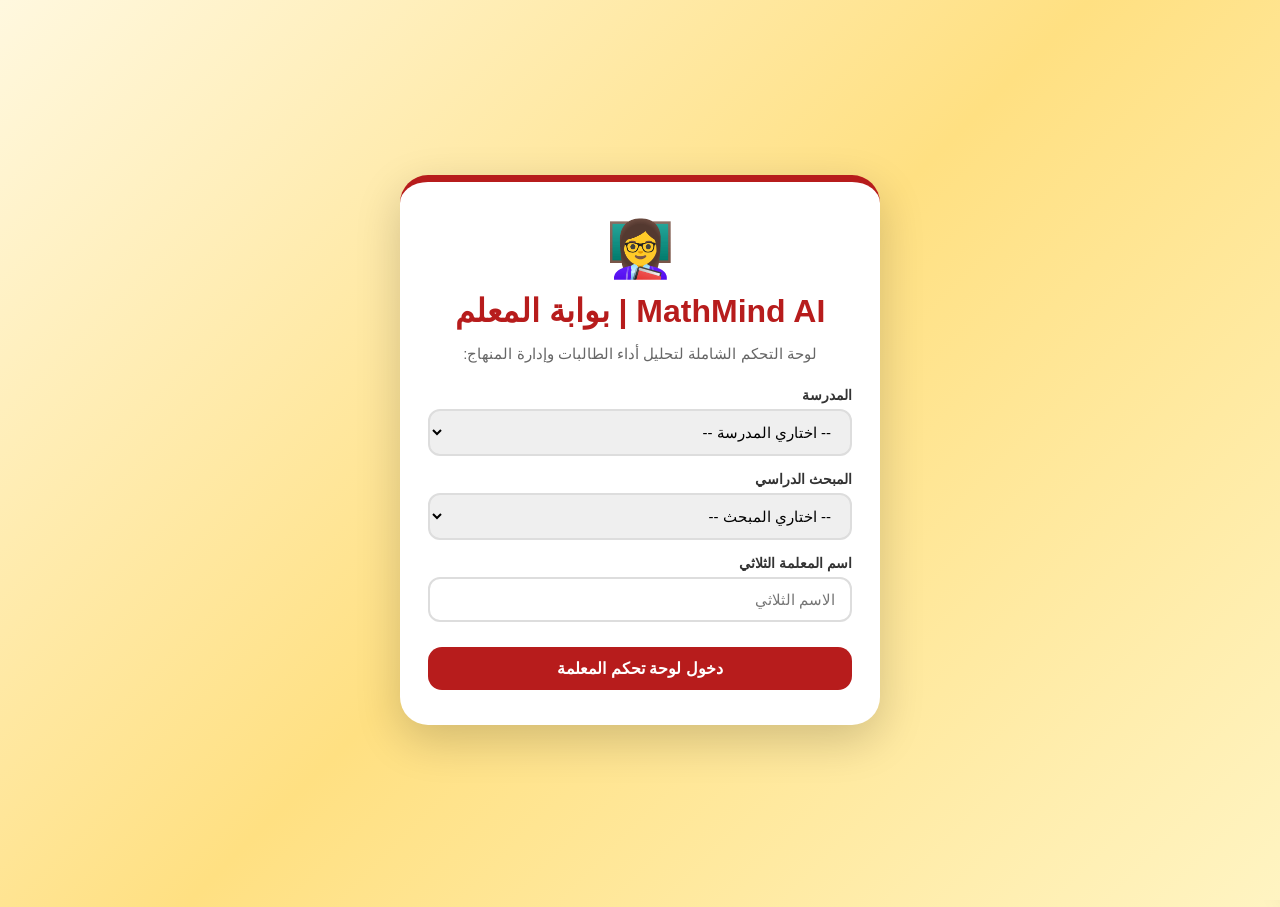
<file: teacher.html>
<!DOCTYPE html>
<html lang="ar" dir="rtl">
<head>
<meta charset="UTF-8">
<meta name="viewport" content="width=device-width, initial-scale=1.0">
<title>MathMind AI | بوابة المعلم الذكية</title>
<style>
* { box-sizing: border-box; margin: 0; padding: 0; font-family: Arial, sans-serif; }
body { background: linear-gradient(135deg, #fff8df, #ffe082, #fff4c2); color: #333; direction: rtl; text-align: right; min-height: 100vh; }
body.locked { overflow: hidden; }

.teacher-access-gate {
    position: fixed; inset: 0; z-index: 5000;
    background: linear-gradient(135deg, #fff8df, #ffe082, #fff4c2);
    display: flex; align-items: center; justify-content: center; padding: 25px;
}
.teacher-access-gate.hidden { display: none !important; }
.access-card {
    width: 100%; max-width: 480px; background: white; border-radius: 28px;
    padding: 35px 28px; text-align: center; box-shadow: 0 15px 45px rgba(0,0,0,.18); border-top: 7px solid #b71c1c;
}
.access-logo { font-size: 55px; margin-bottom: 10px; }
.access-card h1 { color: #b71c1c; margin-bottom: 10px; }
.access-card p { color: #666; line-height: 1.8; margin-bottom: 20px; font-size: 15px; }
.form-step { text-align: right; margin-bottom: 15px; }
.form-step label { display: block; margin-bottom: 6px; font-weight: bold; color: #333; font-size: 14px; }
.input { width: 100%; padding: 12px 15px; border: 2px solid #ddd; border-radius: 12px; font-size: 15px; outline: none; transition: .2s; }
.input:focus { border-color: #b71c1c; }
.btn { padding: 12px 22px; border: none; border-radius: 14px; font-size: 16px; font-weight: bold; cursor: pointer; transition: .2s; }
.btn-primary { background: #b71c1c; color: white; }
.btn-primary:hover { background: #961515; }
.btn-yellow { background: #f0c419; color: #333; }
.btn-yellow:hover { background: #dcb00f; }
.btn-light { background: #eee; color: #333; }
.btn-light:hover { background: #ddd; }
.full-btn { width: 100%; }
.access-error { color: #b71c1c; background: #ffebee; padding: 12px; border-radius: 12px; margin-top: 15px; display: none; font-weight: bold; font-size: 13px; }

.menu-button {
    position: fixed; top: 22px; right: 22px; z-index: 1000; width: 52px; height: 52px; border: none; border-radius: 16px; background: #b71c1c; color: white; font-size: 25px; cursor: pointer; box-shadow: 0 8px 22px rgba(0,0,0,.18);
}
.side-menu {
    position: fixed; top: 0; right: -330px; width: 310px; max-width: 85vw; height: 100vh; background: white; z-index: 999; padding: 90px 22px 25px; box-shadow: -10px 0 30px rgba(0,0,0,.15); transition: .3s; overflow-y: auto;
}
.side-menu.open { right: 0; }
.menu-title { font-size: 22px; font-weight: bold; color: #b71c1c; margin-bottom: 25px; }
.menu-item {
    width: 100%; border: none; background: #fff8df; border-right: 5px solid #d32f2f; padding: 18px; border-radius: 16px; margin-bottom: 14px; text-align: right; font-size: 17px; font-weight: bold; cursor: pointer; transition: .2s;
}
.menu-item:hover { transform: translateX(-3px); background: #fff1b8; }
.menu-close { width: 100%; margin-top: 15px; }
.menu-overlay { position: fixed; inset: 0; background: rgba(0,0,0,.35); z-index: 998; display: none; }
.menu-overlay.show { display: block; }

.container { max-width: 1200px; margin: 0 auto; padding: 25px; }
.header { background: white; border-radius: 20px; padding: 20px 25px; box-shadow: 0 5px 20px rgba(0,0,0,.06); margin-bottom: 25px; }
.header-box { display: flex; align-items: center; justify-content: space-between; flex-wrap: wrap; gap: 15px; }
.logo { display: flex; align-items: center; gap: 15px; }
.logo-icon { font-size: 40px; }
.logo-text strong { display: block; font-size: 20px; color: #b71c1c; }
.logo-text span { font-size: 14px; color: #666; }
.header-badge { background: #fff8df; border: 2px solid #f0c419; padding: 8px 16px; border-radius: 12px; font-weight: bold; color: #7a5600; }

.cards { display: grid; grid-template-columns: repeat(2, minmax(0, 1fr)); gap: 24px; width: 100%; }
.card { background: white; border-radius: 22px; padding: 25px; box-shadow: 0 8px 25px rgba(0,0,0,.06); cursor: pointer; transition: .2s; border-top: 5px solid #b71c1c; display: flex; flex-direction: column; justify-content: space-between; min-height: 220px; }
.card:hover { transform: translateY(-4px); box-shadow: 0 12px 30px rgba(0,0,0,.1); }
.card-icon { font-size: 38px; margin-bottom: 12px; }
.card h3 { color: #b71c1c; font-size: 20px; margin-bottom: 8px; }
.card p { color: #666; font-size: 14px; line-height: 1.6; margin-bottom: 15px; }

.app-view { display: none; }
.app-view.show { display: block; }

.selected-grade-display-box {
    background: linear-gradient(135deg, #fff8df, #ffffff);
    border: 3px solid #f0c419; border-radius: 20px; padding: 18px 24px; text-align: center; margin-bottom: 25px; box-shadow: 0 6px 20px rgba(240, 196, 25, 0.2);
}
.selected-grade-display-box h2 { color: #b71c1c; font-size: 22px; font-weight: 800; margin: 0; }

.content-box { background: white; border-radius: 22px; padding: 25px; box-shadow: 0 8px 25px rgba(0,0,0,.06); margin-bottom: 25px; }

.table-responsive { width: 100%; overflow-x: auto; }
.data-table { width: 100%; border-collapse: collapse; margin-top: 15px; text-align: right; }
.data-table th, .data-table td { padding: 14px 18px; border-bottom: 1px solid #eee; font-size: 15px; }
.data-table th { background: #fff8df; color: #b71c1c; font-weight: bold; }
.data-table tr:hover { background: #fff9e8; }

.ai-chat-box { background: white; border-radius: 22px; padding: 20px; box-shadow: 0 8px 25px rgba(0,0,0,.08); }
.chat-messages { height: 350px; overflow-y: auto; padding: 16px; margin-bottom: 15px; background: #fff9e8; border-radius: 18px; }
.message { padding: 12px 16px; border-radius: 16px; margin-bottom: 12px; max-width: 88%; line-height: 1.8; white-space: pre-wrap; }
.message.teacher { background: #ffe082; margin-right: auto; }
.message.ai { background: #f1f1f1; margin-left: auto; }
.chat-input-row { display: flex; gap: 10px; align-items: stretch; }
.chat-input { flex: 1; min-height: 58px; resize: none; }

.footer { text-align: center; padding: 20px; color: #777; font-size: 14px; }
@media(max-width: 800px) { .cards { grid-template-columns: 1fr; } }
</style>
</head>
<body class="locked">

<!-- بوابة تسجيل المعلم -->
<div id="teacherAccessGate" class="teacher-access-gate">
    <div class="access-card">
        <div class="access-logo">👩‍🏫</div>
        <h1>MathMind AI | بوابة المعلم</h1>
        <p>لوحة التحكم الشاملة لتحليل أداء الطالبات وإدارة المنهاج:</p>

        <div class="form-step">
            <label>المدرسة</label>
            <select id="teacherSchool" class="input">
                <option value="">-- اختاري المدرسة --</option>
                <option value="مدرسة الأمل الأساسية المختلطة">مدرسة الأمل الأساسية المختلطة</option>
                <option value="مدرسة التفوق النموذجية">مدرسة التفوق النموذجية</option>
            </select>
        </div>

        <div class="form-step">
            <label>المبحث الدراسي</label>
            <select id="teacherSubject" class="input">
                <option value="">-- اختاري المبحث --</option>
                <option value="الرياضيات">الرياضيات (الصف الرابع)</option>
                <option value="العلوم">العلوم (الصف الرابع)</option>
                <option value="اللغة العربية">اللغة العربية (الصف الرابع)</option>
                <option value="اللغة الإنجليزية">اللغة الإنجليزية (Action Pack)</option>
            </select>
        </div>

        <div class="form-step">
            <label>اسم المعلمة الثلاثي</label>
            <input id="teacherName" class="input" type="text" placeholder="الاسم الثلاثي">
        </div>

        <button class="btn btn-primary full-btn" style="margin-top:10px;" onclick="registerTeacher()">دخول لوحة تحكم المعلمة</button>
        <div id="accessError" class="access-error">❌ يرجى إكمال إدخال جميع البيانات المطلوبة.</div>
    </div>
</div>

<!-- القائمة الجانبية للمعلمة -->
<button class="menu-button" onclick="toggleMenu()" aria-label="القائمة">☰</button>
<div id="menuOverlay" class="menu-overlay" onclick="closeMenu()"></div>
<aside id="sideMenu" class="side-menu">
    <div class="menu-title">👩‍🏫 لوحة المعلمة</div>
    <button class="menu-item" onclick="switchView('dashboardView')">🏠 <span>الرئيسية ونظرة عامة</span></button>
    <button class="menu-item" onclick="switchView('studentsView')">📊 <span>تقارير وتلميحات الطالبات</span></button>
    <button class="menu-item" onclick="switchView('aiAssistantView')">🤖 <span>مساعد المعلم الذكي (AI)</span></button>
    <button class="menu-item" onclick="switchView('assignmentsView')">📝 <span>إنشاء الواجبات والكويزات</span></button>
    <button class="menu-item" style="background:#ffebee; border-right-color:#b71c1c; color:#b71c1c;" onclick="logoutTeacher()">🚪 <span>تسجيل خروج</span></button>
    <button class="btn btn-light full-btn menu-close" onclick="closeMenu()">إغلاق القائمة</button>
</aside>

<div class="container">
<header class="header">
    <div class="header-box">
        <div class="logo">
            <div class="logo-icon">👩‍🏫</div>
            <div class="logo-text">
                <strong>MathMind AI | المعلم</strong>
                <span>نظام المتابعة والتحليل الذكي للثغرات الفردية</span>
            </div>
        </div>
        <div class="header-badge" id="teacherBadgeName">👩🏻‍🏫 المعلمة</div>
    </div>
</header>

<section class="section">
    <div class="selected-grade-display-box">
        <h2 id="heroTeacherTitle">🎓 مدرسة الأمل | مبحث الرياضيات - الصف الرابع الأساسي</h2>
    </div>
</section>

<!-- 1. الرئيسية ونظرة عامة -->
<section id="dashboardView" class="section app-view show">
    <div class="content-box" style="text-align:center; margin-bottom:20px;">
        <h2 style="color:#b71c1c; margin-bottom:8px;">نظرة شاملة على الشعب الدراسية 📈</h2>
        <p style="color:#666;">متابعة فورية لمستويات الطالبات، التلميحات المطلوبة، ونتائج التدريبات:</p>
    </div>
    <div class="cards">
        <div class="card" onclick="switchView('studentsView')">
            <div>
                <div class="card-icon">👥</div>
                <h3>الشعبة (أ) - 28 طالبة</h3>
                <p>متوسط الأداء العام: 88% | أبرز ثغرة: القسمة الطويلة.</p>
            </div>
            <button class="btn btn-primary full-btn">استعراض تقارير الشعبة</button>
        </div>
        <div class="card" onclick="switchView('studentsView')">
            <div>
                <div class="card-icon">👥</div>
                <h3>الشعبة (ب) - 25 طالبة</h3>
                <p>متوسط الأداء العام: 82% | أبرز ثغرة: تقريب الأعداد.</p>
            </div>
            <button class="btn btn-primary full-btn">استعراض تقارير الشعبة</button>
        </div>
        <div class="card" onclick="switchView('aiAssistantView')">
            <div>
                <div class="card-icon">🤖</div>
                <h3>استراتيجيات مقترحة من الـ AI</h3>
                <p>تحليل ذكي لمعالجة نقاط ضعف الطالبات وإعداد خطط أسبوعية.</p>
            </div>
            <button class="btn btn-yellow full-btn">فتح مساعد المعلم الذكي</button>
        </div>
        <div class="card" onclick="switchView('assignmentsView')">
            <div>
                <div class="card-icon">📝</div>
                <h3>إدارة الواجبات والاختبارات</h3>
                <p>إنشاء ونشر كويزات تراعي الفروق الفردية للطالبات.</p>
            </div>
            <button class="btn btn-yellow full-btn">إنشاء واجب جديد</button>
        </div>
    </div>
</section>

<!-- 2. تقارير وتلميحات الطالبات -->
<section id="studentsView" class="section app-view">
    <div class="content-box">
        <h3 style="color:#b71c1c; margin-bottom:15px;">📊 تحليل أداء الطالبات والتلميحات المستخدمة</h3>
        <p style="color:#666; margin-bottom:20px;">سجل تفصيلي يوضح الأسئلة التي احتاجت فيها الطالبة لتلميحات أو استعانة بالمساعد الذكي:</p>
        <div class="table-responsive">
            <table class="data-table">
                <thead>
                    <tr>
                        <th>اسم الطالبة</th>
                        <th>الشعبة</th>
                        <th>الدرس / التارين</th>
                        <th>عدد التلميحات المطلوبة</th>
                        <th>حالة الفهم وتحليل الذكاء الاصطناعي</th>
                    </tr>
                </thead>
                <tbody>
                    <tr>
                        <td><b>سارة أحمد</b></td>
                        <td>أ</td>
                        <td>القسمة الطويلة - الدرس 2</td>
                        <td>3 تلميحات</td>
                        <td><span style="color:#d32f2f; font-weight:bold;">تحتاج تعزيز في خطوات الطرح</span></td>
                    </tr>
                    <tr>
                        <td><b>ليندا محمد</b></td>
                        <td>أ</td>
                        <td>تقريب الأعداد الكلية</td>
                        <td>1 تلميح</td>
                        <td><span style="color:#2e7d32; font-weight:bold;">مستواها ممتاز وتجاوزت التحدي</span></td>
                    </tr>
                    <tr>
                        <td><b>مريم خالد</b></td>
                        <td>ب</td>
                        <td>ضرب مضاعفات 100</td>
                        <td>2 تلميحات</td>
                        <td><span style="color:#f57c00; font-weight:bold;">تخلط أحياناً في إنزال الأصفار</span></td>
                    </tr>
                </tbody>
            </table>
        </div>
    </div>
</section>

<!-- 3. مساعد المعلم الذكي (AI) -->
<section id="aiAssistantView" class="section app-view">
    <div class="ai-chat-box">
        <h3 style="color:#b71c1c; margin-bottom:15px; border-bottom:2px solid #eee; padding-bottom:10px;">🤖 مساعد المعلم التحليلي والتربوي</h3>
        <div id="chatMessages" class="chat-messages">
            <div class="message ai">
                أهلاً بكِ أستاذتي الفاضلة 👩‍🏫. بناءً على تلميحات وأداء طالبات الصف الرابع اليوم، لوحظ وجود ضعف في درس (القسمة الطويلة). هل ترغبين بأن أصمم لكِ خطة علاجية لمدة 10 دقائق لكل حصة، أو أقترح عليكِ أسئلة امتحانية تراعي الفروق الفردية؟
            </div>
        </div>
        <div class="chat-input-row">
            <textarea id="chatInput" class="input chat-input" placeholder="اطلبي من مساعد الذكاء الاصطناعي تحليل الثغرات أو اقتراح استراتيجيات..."></textarea>
            <button class="btn btn-primary" onclick="sendTeacherMessage()">إرسال الطلب</button>
        </div>
    </div>
</section>

<!-- 4. إنشاء الواجبات والكويزات -->
<section id="assignmentsView" class="section app-view">
    <div class="content-box">
        <h3 style="color:#b71c1c; margin-bottom:15px;">📝 إنشاء واجب أو كويز جديد للطالبات</h3>
        <p style="color:#666; margin-bottom:20px;">الأسئلة التي تكتبيها هنا ستظهر مباشرة في صفحة كل طالبة عبر المنصة:</p>
        
        <div class="form-step">
            <label>عنوان الواجب أو الكويز</label>
            <input type="text" class="input" placeholder="مثال: اختبار قصير في وحدة القسمة والضرب">
        </div>

        <div class="form-step">
            <label>الشعبة المستهدفة</label>
            <select class="input">
                <option value="all">جميع الشعب</option>
                <option value="a">الشعبة أ</option>
                <option value="b">الشعبة ب</option>
            </select>
        </div>

        <div class="form-step">
            <label>نص السؤال أو محتوى الاختبار</label>
            <textarea class="input" rows="4" placeholder="اكتبي الأسئلة هنا..."></textarea>
        </div>

        <button class="btn btn-primary full-btn" onclick="alert('✅ تم نشر الواجب بنجاح وإرساله إلى منصات الطالبات!')">نشر الواجب إلى الطالبات</button>
    </div>
</section>

<footer class="footer">
    <p>MathMind AI Teacher Portal ©️ 2026</p>
</footer>
</div>

<script>
let currentTeacher = null;

function registerTeacher() {
    const school = document.getElementById('teacherSchool').value;
    const subject = document.getElementById('teacherSubject').value;
    const name = document.getElementById('teacherName').value.trim();
    const errorBox = document.getElementById('accessError');

    if (!school || !subject || !name) {
        errorBox.style.display = 'block';
        return;
    }
    errorBox.style.display = 'none';
    currentTeacher = { school, subject, name };

    document.getElementById('teacherBadgeName').innerText = `👩🏻‍🏫 ${name}`;
    document.getElementById('heroTeacherTitle').innerText = `🎓 ${school} | مبحث ${subject} - الصف الرابع الأساسي`;
    document.getElementById('teacherAccessGate').classList.add('hidden');
    document.body.classList.remove('locked');
}

function toggleMenu() {
    document.getElementById('sideMenu').classList.toggle('open');
    document.getElementById('menuOverlay').classList.toggle('show');
}

function closeMenu() {
    document.getElementById('sideMenu').classList.remove('open');
    document.getElementById('menuOverlay').classList.remove('show');
}

function switchView(viewId) {
    closeMenu();
    document.querySelectorAll('.app-view').forEach(v => v.classList.remove('show'));
    document.getElementById(viewId).classList.add('show');
}

function logoutTeacher() {
    closeMenu();
    document.getElementById('teacherAccessGate').classList.remove('hidden');
    document.body.classList.add('locked');
    document.getElementById('teacherName').value = '';
    document.getElementById('teacherSchool').value = '';
    document.getElementById('teacherSubject').value = '';
}

function sendTeacherMessage() {
    const input = document.getElementById('chatInput');
    const msg = input.value.trim();
    if (!msg) return;

    const chatMessages = document.getElementById('chatMessages');
    
    const teacherDiv = document.createElement('div');
    teacherDiv.className = 'message teacher';
    teacherDiv.innerText = msg;
    chatMessages.appendChild(teacherDiv);
    input.value = '';

    setTimeout(() => {
        const aiDiv = document.createElement('div');
        aiDiv.className = 'message ai';
        aiDiv.innerText = `أستاذتي الفاضلة، بناءً على طلبكِ (${msg})، أقترح تقديم تمريناً بصرياً مبسطاً لمدة 5 دقائق يوضح خطوات القسمة الطويلة كخطوات متسلسلة لتقليل أخطاء الطالبات. هل أحضِر لك نموذج أسئلة مقترح؟`;
        chatMessages.appendChild(aiDiv);
        chatMessages.scrollTop = chatMessages.scrollHeight;
    }, 900);
}
</script>
</body>
</html>
</file>
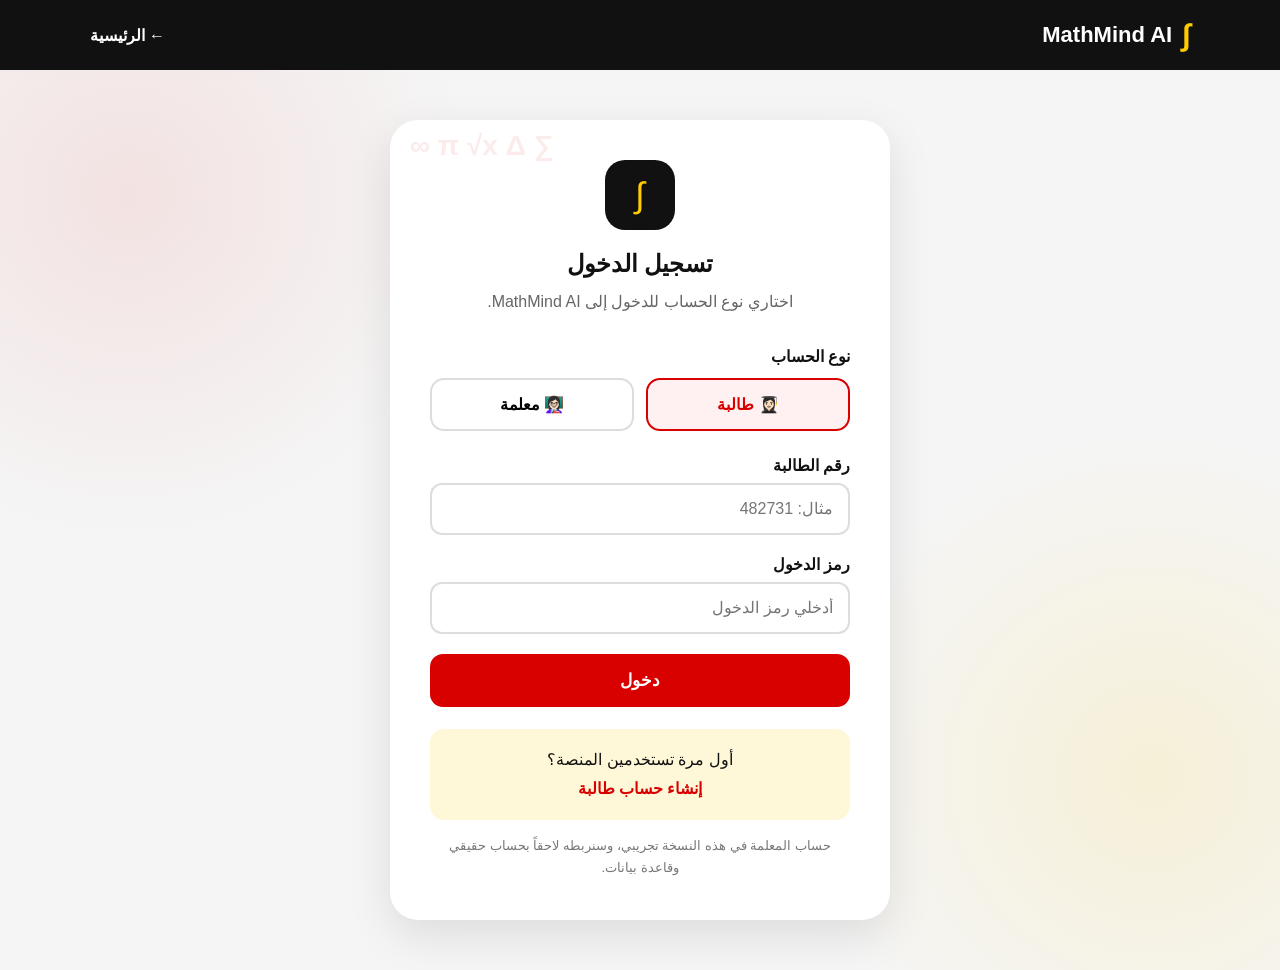
<file: unit.html>
<!DOCTYPE html>
<html lang="ar" dir="rtl">
<head>
    <meta charset="UTF-8">
    <meta name="viewport" content="width=device-width, initial-scale=1.0">
    <title>الوحدات | MathMind AI</title>
    <style>
        * {
            box-sizing: border-box;
            margin: 0;
            padding: 0;
        }
        body {
            font-family: Arial, Tahoma, sans-serif;
            background: #f7f7f7;
            color: #171717;
            min-height: 100vh;
        }
        /* Header */
        header {
            background: #151515;
            color: white;
            padding: 18px 7%;
            display: flex;
            justify-content: space-between;
            align-items: center;
            gap: 20px;
            border-bottom: 4px solid #e63946;
        }
        .logo {
            font-size: 24px;
            font-weight: bold;
        }
        .logo span {
            color: #ffd60a;
        }
        .back-btn {
            text-decoration: none;
            color: white;
            background: #e63946;
            padding: 10px 18px;
            border-radius: 10px;
            font-weight: bold;
        }
        /* Hero */
        .hero {
            background: linear-gradient(135deg, #171717, #292929);
            color: white;
            padding: 45px 7%;
            position: relative;
            overflow: hidden;
        }
        .hero::before {
            content: "∑   π   √x   ∆   f(x)   ∞";
            position: absolute;
            font-size: 45px;
            color: rgba(255, 214, 10, 0.08);
            top: 20px;
            left: 5%;
            white-space: nowrap;
        }
        .hero h1 {
            font-size: 38px;
            margin-bottom: 12px;
            position: relative;
        }
        .hero h1 span {
            color: #ffd60a;
        }
        .hero p {
            font-size: 18px;
            color: #dddddd;
            position: relative;
        }
        .student-name {
            margin-top: 18px;
            display: inline-block;
            background: rgba(230, 57, 70, 0.18);
            border: 1px solid rgba(230, 57, 70, 0.5);
            padding: 10px 16px;
            border-radius: 10px;
            position: relative;
        }
        /* Main */
        main {
            width: 86%;
            max-width: 1200px;
            margin: 35px auto 60px;
        }
        .section-title {
            margin-bottom: 22px;
        }
        .section-title h2 {
            font-size: 28px;
            margin-bottom: 7px;
        }
        .section-title p {
            color: #666;
        }
        /* Units */
        .units-grid {
            display: grid;
            grid-template-columns: repeat(2, 1fr);
            gap: 22px;
        }
        .unit-card {
            background: white;
            border: 1px solid #e4e4e4;
            border-radius: 18px;
            padding: 25px;
            box-shadow: 0 8px 25px rgba(0,0,0,0.06);
            transition: 0.25s;
            position: relative;
            overflow: hidden;
        }
        .unit-card:hover {
            transform: translateY(-5px);
            box-shadow: 0 14px 30px rgba(0,0,0,0.10);
        }
        .unit-number {
            position: absolute;
            left: 18px;
            top: 15px;
            font-size: 50px;
            font-weight: bold;
            color: rgba(230, 57, 70, 0.08);
        }
        .unit-icon {
            width: 52px;
            height: 52px;
            display: flex;
            align-items: center;
            justify-content: center;
            background: #fff3b0;
            border-radius: 14px;
            font-size: 27px;
            margin-bottom: 17px;
        }
        .unit-card h3 {
            font-size: 22px;
            margin-bottom: 9px;
        }
        .unit-card > p {
            color: #666;
            line-height: 1.7;
            margin-bottom: 18px;
        }
        .lessons {
            display: grid;
            gap: 9px;
            margin-bottom: 20px;
        }
        .lesson {
            background: #f7f7f7;
            border-right: 4px solid #e63946;
            padding: 11px 13px;
            border-radius: 8px;
            color: #333;
            font-size: 14px;
        }
        .unit-btn {
            display: block;
            text-align: center;
            text-decoration: none;
            background: #e63946;
            color: white;
            padding: 12px;
            border-radius: 10px;
            font-weight: bold;
            transition: 0.2s;
        }
        .unit-btn:hover {
            background: #c92f3b;
        }
        /* Notice */
        .notice {
            margin-top: 28px;
            background: #171717;
            color: white;
            border-radius: 16px;
            padding: 22px;
            border-right: 6px solid #ffd60a;
        }
        .notice h3 {
            color: #ffd60a;
            margin-bottom: 8px;
        }
        .notice p {
            line-height: 1.8;
            color: #dddddd;
        }
        /* Mobile */
        @media (max-width: 750px) {
            header {
                padding: 15px 5%;
            }
            .logo {
                font-size: 20px;
            }
            .back-btn {
                padding: 8px 12px;
                font-size: 13px;
            }
            .hero {
                padding: 35px 6%;
            }
            .hero h1 {
                font-size: 29px;
            }
            .hero p {
                font-size: 15px;
            }
            main {
                width: 90%;
            }
            .units-grid {
                grid-template-columns: 1fr;
            }
            .section-title h2 {
                font-size: 24px;
            }
        }
    </style>
</head>
<body>
    <!-- Header -->
    <header>
        <div class="logo">
            ∫ <span>MathMind</span> AI
        </div>
        <a href="student.html" class="back-btn">
            ← لوحة الطالبة
        </a>
    </header>
    <!-- Hero -->
    <section class="hero">
        <h1>
            وحدات <span>الرياضيات</span>
        </h1>
        <p>
            اختاري الوحدة التي تريدين التدرّب عليها وابدئي التفكير.
        </p>
        <div class="student-name">
            👩‍🎓 الطالبة: <strong id="studentName">...</strong>
        </div>
    </section>
    <!-- Main -->
    <main>
        <div class="section-title">
            <h2>📚 الوحدات التعليمية</h2>
            <p>
                كل وحدة ستحتوي لاحقًا على دروس وأسئلة مطابقة لأفكار أسئلة الكتاب.
            </p>
        </div>
        <div class="units-grid">
            <!-- Unit 1 -->
            <div class="unit-card">
                <div class="unit-number">01</div>
                <div class="unit-icon">
                    ∫
                </div>
                <h3>التفاضل والتكامل</h3>
                <p>
                    مفاهيم وقوانين التفاضل والتكامل وتطبيقاتها.
                </p>
                <div class="lessons">
                    <div class="lesson">الدرس 1 — سيتم إضافة المحتوى</div>
                    <div class="lesson">الدرس 2 — سيتم إضافة المحتوى</div>
                    <div class="lesson">الدرس 3 — سيتم إضافة المحتوى</div>
                </div>
                <a href="#" class="unit-btn">
                    دخول الوحدة
                </a>
            </div>
            <!-- Unit 2 -->
            <div class="unit-card">
                <div class="unit-number">02</div>
                <div class="unit-icon">
                    x²
                </div>
                <h3>الجبر والمعادلات</h3>
                <p>
                    المعادلات والتعبيرات الجبرية والمهارات المرتبطة بها.
                </p>
                <div class="lessons">
                    <div class="lesson">الدرس 1 — سيتم إضافة المحتوى</div>
                    <div class="lesson">الدرس 2 — سيتم إضافة المحتوى</div>
                    <div class="lesson">الدرس 3 — سيتم إضافة المحتوى</div>
                </div>
                <a href="#" class="unit-btn">
                    دخول الوحدة
                </a>
            </div>
            <!-- Unit 3 -->
            <div class="unit-card">
                <div class="unit-number">03</div>
                <div class="unit-icon">
                    △
                </div>
                <h3>الهندسة</h3>
                <p>
                    المفاهيم الهندسية والقوانين والتطبيقات الرياضية.
                </p>
                <div class="lessons">
                    <div class="lesson">الدرس 1 — سيتم إضافة المحتوى</div>
                    <div class="lesson">الدرس 2 — سيتم إضافة المحتوى</div>
                    <div class="lesson">الدرس 3 — سيتم إضافة المحتوى</div>
                </div>
                <a href="#" class="unit-btn">
                    دخول الوحدة
                </a>
            </div>
            <!-- Unit 4 -->
            <div class="unit-card">
                <div class="unit-number">04</div>
                <div class="unit-icon">
                    σ
                </div>
                <h3>الاحتمالات والإحصاء</h3>
                <p>
                    قراءة البيانات والاحتمالات والمفاهيم الإحصائية.
                </p>
                <div class="lessons">
                    <div class="lesson">الدرس 1 — سيتم إضافة المحتوى</div>
                    <div class="lesson">الدرس 2 — سيتم إضافة المحتوى</div>
                    <div class="lesson">الدرس 3 — سيتم إضافة المحتوى</div>
                </div>
                <a href="#" class="unit-btn">
                    دخول الوحدة
                </a>
            </div>
        </div>
        <!-- Notice -->
        <div class="notice">
            <h3>💡 ملاحظة مهمة</h3>
            <p>
                هذه الوحدات حاليًا عبارة عن هيكل مبدئي للمنصة.
                عندما نضيف كتاب الرياضيات وأسئلة الكتاب وحلولها النموذجية،
                سنستبدل هذه البيانات بالمحتوى الحقيقي للمنهاج،
                ونربط التدريب بأفكار أسئلة الكتاب مع تغيير الأرقام فقط.
            </p>
        </div>
    </main>
    <script>
        // حماية الصفحة
        const currentStudentData =
            localStorage.getItem("mathmindCurrentStudent");
        if (!currentStudentData) {
            window.location.replace("login.html");
        } else {
            const student =
                JSON.parse(currentStudentData);
            document.getElementById("studentName").textContent =
                student.name || "الطالبة";
        }
    </script>
</body>
</html>
</file>
<file: style.css>
*{
    box-sizing:border-box;
    margin:0;
    padding:0;
}

html{
    scroll-behavior:smooth;
}

body{
    direction:rtl;
    font-family:Arial, "Tajawal", sans-serif;
    color:#222;
    min-height:100vh;
    background:
        linear-gradient(135deg, rgba(255,224,102,.9), rgba(255,245,190,.92) 42%, rgba(255,210,210,.9)),
        #fff4b8;
    position:relative;
    overflow-x:hidden;
}

/* شبكة رياضيات خفيفة */
body::before{
    content:"";
    position:fixed;
    inset:0;
    pointer-events:none;
    opacity:.13;
    background-image:
        linear-gradient(rgba(180,30,30,.35) 1px, transparent 1px),
        linear-gradient(90deg, rgba(180,30,30,.35) 1px, transparent 1px);
    background-size:45px 45px;
    z-index:-1;
}

.container{
    width:min(1120px, 92%);
    margin:auto;
}

/* ================= HEADER ================= */

.header{
    padding:24px 0 10px;
}

.header-box{
    background:rgba(255,255,255,.9);
    border:1px solid rgba(185,28,28,.12);
    border-radius:22px;
    padding:15px 22px;
    display:flex;
    align-items:center;
    justify-content:space-between;
    box-shadow:0 8px 25px rgba(120,20,20,.08);
    backdrop-filter:blur(8px);
}

.logo{
    display:flex;
    align-items:center;
    gap:12px;
}

.logo-icon{
    width:48px;
    height:48px;
    border-radius:15px;
    background:linear-gradient(135deg,#b91c1c,#ef4444);
    color:#fff;
    display:flex;
    align-items:center;
    justify-content:center;
    font-size:27px;
    font-weight:bold;
    box-shadow:0 7px 18px rgba(185,28,28,.25);
}

.logo-text{
    font-size:22px;
    font-weight:800;
    color:#8f1616;
}

.header-badge{
    background:#fff4c2;
    color:#8f1616;
    border:1px solid #f1cf55;
    padding:9px 15px;
    border-radius:30px;
    font-size:13px;
    font-weight:bold;
}

/* ================= HERO ================= */

.hero{
    text-align:center;
    padding:55px 0 35px;
}

.hero h1{
    font-size:clamp(34px,5vw,58px);
    line-height:1.2;
    color:#8f1616;
    margin-bottom:18px;
    font-weight:900;
}

.hero h1 span{
    color:#d89a00;
}

.hero p{
    max-width:720px;
    margin:auto;
    color:#555;
    font-size:18px;
    line-height:1.9;
}

/* ================= SECTIONS ================= */

.section{
    padding:30px 0;
}

.section-heading{
    text-align:center;
    margin-bottom:25px;
}

.section-heading h2{
    color:#8f1616;
    font-size:30px;
    margin-bottom:8px;
}

.section-heading p{
    color:#666;
    font-size:15px;
}

/* ================= CARDS ================= */

.cards{
    display:grid;
    grid-template-columns:repeat(3,1fr);
    gap:20px;
}

.card{
    background:rgba(255,255,255,.94);
    border:1px solid rgba(185,28,28,.1);
    border-radius:22px;
    padding:26px;
    box-shadow:0 8px 25px rgba(90,20,20,.08);
    transition:.25s ease;
}

.card:hover{
    transform:translateY(-5px);
    box-shadow:0 14px 32px rgba(90,20,20,.14);
}

.card-icon{
    width:58px;
    height:58px;
    border-radius:17px;
    background:#fff0a8;
    display:flex;
    align-items:center;
    justify-content:center;
    font-size:28px;
    margin-bottom:18px;
}

.card h3{
    color:#8f1616;
    font-size:20px;
    margin-bottom:10px;
}

.card p{
    color:#666;
    line-height:1.8;
    font-size:14px;
}

/* ================= ACCESS CARDS ================= */

.access-card{
    display:flex;
    flex-direction:column;
    min-height:250px;
}

.access-card .btn{
    margin-top:auto;
}

/* ================= BUTTONS ================= */

.btn{
    display:inline-flex;
    align-items:center;
    justify-content:center;
    text-decoration:none;
    border:none;
    cursor:pointer;
    padding:13px 20px;
    border-radius:13px;
    font-family:inherit;
    font-size:15px;
    font-weight:bold;
    transition:.2s ease;
}

.btn-primary{
    background:linear-gradient(135deg,#b91c1c,#e33a3a);
    color:white;
    box-shadow:0 7px 18px rgba(185,28,28,.2);
}

.btn-primary:hover{
    transform:translateY(-2px);
}

.btn-yellow{
    background:linear-gradient(135deg,#eab308,#facc15);
    color:#5f4500;
}

.btn-light{
    background:#fff;
    color:#8f1616;
    border:1px solid #ead7d7;
}

.full-btn{
    width:100%;
}

/* ================= CONTENT BOX ================= */

.content-box{
    background:rgba(255,255,255,.94);
    border-radius:22px;
    padding:28px;
    box-shadow:0 8px 25px rgba(90,20,20,.08);
    border:1px solid rgba(185,28,28,.1);
}

.input-group{
    margin-bottom:18px;
}

.input-group label{
    display:block;
    margin-bottom:8px;
    color:#8f1616;
    font-weight:bold;
}

.input{
    width:100%;
    padding:14px 16px;
    border:1px solid #ddd;
    border-radius:13px;
    font-family:inherit;
    font-size:15px;
    outline:none;
    background:#fff;
}

.input:focus{
    border-color:#d33;
    box-shadow:0 0 0 3px rgba(185,28,28,.08);
}

/* ================= رحلة الطالبة ================= */

.journey-card{
    border-top:5px solid #b91c1c;
    background:
        linear-gradient(145deg,rgba(255,247,244,.98),rgba(255,255,255,.98));
    position:relative;
    overflow:hidden;
}

.journey-card::after{
    content:"";
    position:absolute;
    width:95px;
    height:95px;
    border-radius:50%;
    background:rgba(185,28,28,.07);
    left:-30px;
    bottom:-35px;
}

.journey-card .card-icon{
    background:linear-gradient(135deg,#b91c1c,#ef4444);
    color:white;
    box-shadow:0 7px 18px rgba(185,28,28,.18);
}

.journey-card h3{
    color:#991b1b;
}

.journey-card:hover{
    border-top-color:#8f1616;
    box-shadow:0 14px 32px rgba(185,28,28,.18);
    transform:translateY(-5px);
}

/* ================= HOW IT WORKS ================= */

.how-card{
    background:rgba(255,255,255,.9);
}

.how-card .card-icon{
    background:#fff1a8;
}

/* ================= FOOTER ================= */

.footer{
    text-align:center;
    padding:40px 0 25px;
    color:#777;
    font-size:13px;
}

.footer strong{
    color:#8f1616;
}

/* ================= RESPONSIVE ================= */

@media(max-width:850px){

    .cards{
        grid-template-columns:1fr;
    }

    .hero{
        padding:40px 0 25px;
    }

    .hero h1{
        font-size:38px;
    }

    .hero p{
        font-size:16px;
    }

    .header-box{
        padding:13px 15px;
    }

    .header-badge{
        display:none;
    }
}

@media(max-width:500px){

    .container{
        width:94%;
    }

    .card{
        padding:22px;
    }

    .hero h1{
        font-size:32px;
    }

    .section-heading h2{
        font-size:26px;
    }

    .logo-text{
        font-size:19px;
    }

    .logo-icon{
        width:43px;
        height:43px;
        font-size:24px;
    }
}
</file>
